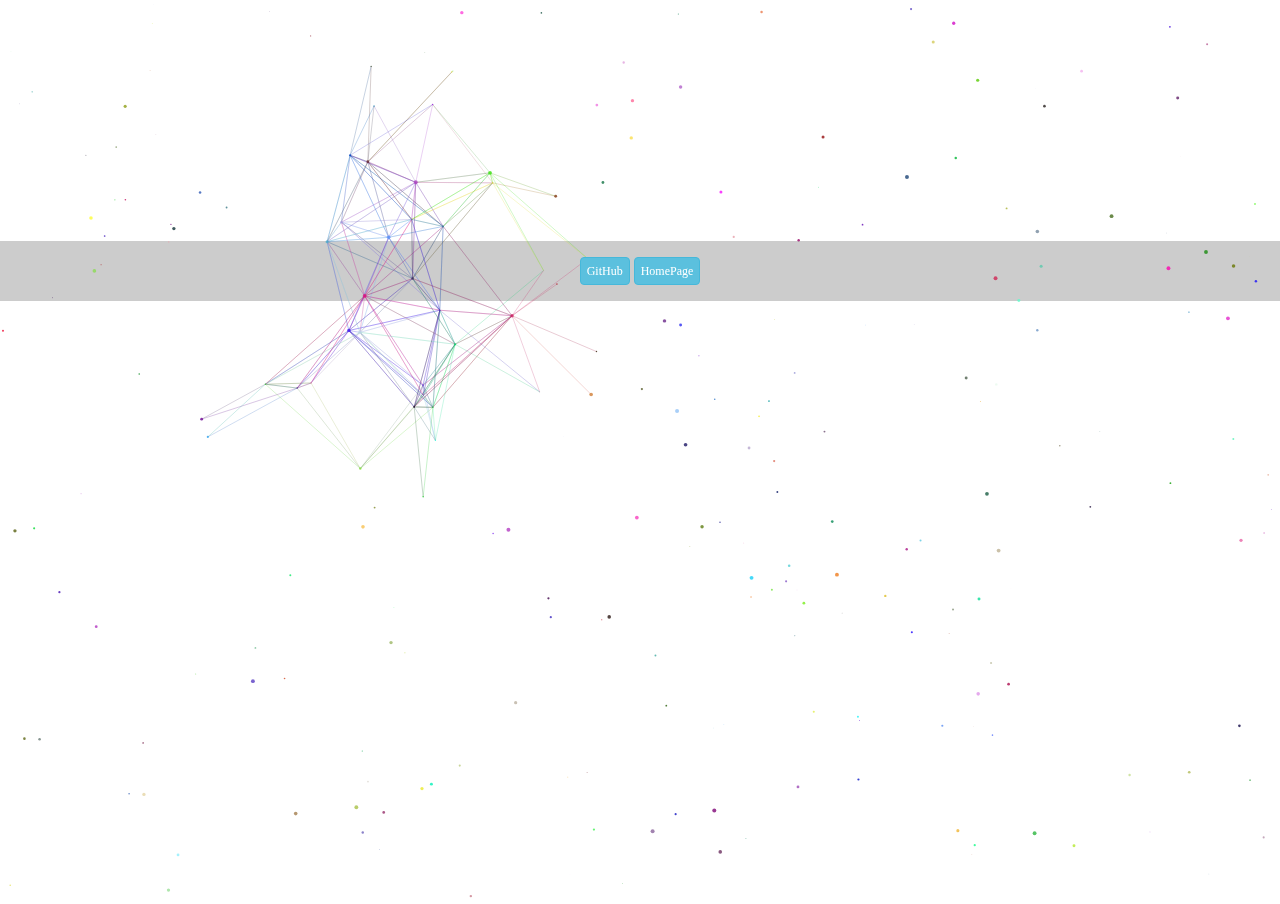
<file: index.html>
<!DOCTYPE html>
<html>
<head>
    <title>yushengyuan</title>
    <meta charset="utf-8">
    <meta name="viewport" content="width=device-width, initial-scale=1">
    <meta http-equiv="X-UA-Compatible" content="IE=edge">
    <style>
      canvas{
        width:100%;height:100vh;
      }
      #maskLayer{
        position: absolute;
        top: 30%;
        margin-top: -30px;
        height: 60px;
        width: 100%;
        background: rgba(0,0,0,.2);
        z-index: -10;
        text-align: center;
      }
      #jump{
        position: absolute;
        top: 30%;
        left: 50%;
        width: 200px;
        margin-left: -100px;
        margin-top: -14px;
        height: 28px;
        text-align: center;
      }
      #jump>a{
        display: inline-block;
        line-height: 26px;
        z-index: 10;
        padding: 0 6px;
        border: 1px solid #46B8DA;
        border-radius: 4px;
        color: #FFF;
        background-color: #5BC0DE; 
        font-size: 12px;
        text-decoration: none;
      }
      #jump>a:hover{
        box-shadow: 0 0 6px #269ABC;
        background-color: #31B0D5;
        border-color: #269ABC;
      }
    </style>
    <script src="js/jquery-1.11.3.min.js"></script>
</head>
<body style="margin:0;overflow:hidden;position:relative">
  <canvas></canvas>
  <section id="maskLayer">
    
  </section>
  <section id="jump">
    <a href="https://github.com/yushengyuan1993">GitHub</a>
    <a href="home.html">HomePage</a>
  </section>
  <script>
      try{
      if (/Android|webOS|iPhone|iPod|BlackBerry/i.test(navigator.userAgent)) {

      }else{
          $(function(){
    var canvas = document.querySelector('canvas'),
        ctx = canvas.getContext('2d')
    canvas.width = window.innerWidth;
    canvas.height = window.innerHeight;
    ctx.lineWidth = .3;
    ctx.strokeStyle = (new Color(150)).style;

    var mousePosition = {
      x: 30 * canvas.width / 100,
      y: 30 * canvas.height / 100
    };

    var dots = {
      nb: 250,
      distance: 100,
      d_radius: 150,
      array: []
    };

    function colorValue(min) {
      return Math.floor(Math.random() * 255 + min);
    }
    
    function createColorStyle(r,g,b) {
      return 'rgba(' + r + ',' + g + ',' + b + ', 0.8)';
    }
    
    function mixComponents(comp1, weight1, comp2, weight2) {
      return (comp1 * weight1 + comp2 * weight2) / (weight1 + weight2);
    }
    
    function averageColorStyles(dot1, dot2) {
      var color1 = dot1.color,
          color2 = dot2.color;
      
      var r = mixComponents(color1.r, dot1.radius, color2.r, dot2.radius),
          g = mixComponents(color1.g, dot1.radius, color2.g, dot2.radius),
          b = mixComponents(color1.b, dot1.radius, color2.b, dot2.radius);
      return createColorStyle(Math.floor(r), Math.floor(g), Math.floor(b));
    }
    
    function Color(min) {
      min = min || 0;
      this.r = colorValue(min);
      this.g = colorValue(min);
      this.b = colorValue(min);
      this.style = createColorStyle(this.r, this.g, this.b);
    }

    function Dot(){
      this.x = Math.random() * canvas.width;
      this.y = Math.random() * canvas.height;

      this.vx = -.5 + Math.random();
      this.vy = -.5 + Math.random();

      this.radius = Math.random() * 2;

      this.color = new Color();
      console.log(this);
    }

    Dot.prototype = {
      draw: function(){
        ctx.beginPath();
        ctx.fillStyle = this.color.style;
        ctx.arc(this.x, this.y, this.radius, 0, Math.PI * 2, false);
        ctx.fill();
      }
    };

    function createDots(){
      for(i = 0; i < dots.nb; i++){
        dots.array.push(new Dot());
      }
    }

    function moveDots() {
      for(i = 0; i < dots.nb; i++){

        var dot = dots.array[i];

        if(dot.y < 0 || dot.y > canvas.height){
          dot.vx = dot.vx;
          dot.vy = - dot.vy;
        }
        else if(dot.x < 0 || dot.x > canvas.width){
          dot.vx = - dot.vx;
          dot.vy = dot.vy;
        }
        dot.x += dot.vx;
        dot.y += dot.vy;
      }
    }

    function connectDots() {
      for(i = 0; i < dots.nb; i++){
        for(j = 0; j < dots.nb; j++){
          i_dot = dots.array[i];
          j_dot = dots.array[j];

          if((i_dot.x - j_dot.x) < dots.distance && (i_dot.y - j_dot.y) < dots.distance && (i_dot.x - j_dot.x) > - dots.distance && (i_dot.y - j_dot.y) > - dots.distance){
            if((i_dot.x - mousePosition.x) < dots.d_radius && (i_dot.y - mousePosition.y) < dots.d_radius && (i_dot.x - mousePosition.x) > - dots.d_radius && (i_dot.y - mousePosition.y) > - dots.d_radius){
              ctx.beginPath();
              ctx.strokeStyle = averageColorStyles(i_dot, j_dot);
              ctx.moveTo(i_dot.x, i_dot.y);
              ctx.lineTo(j_dot.x, j_dot.y);
              ctx.stroke();
              ctx.closePath();
            }
          }
        }
      }
    }

    function drawDots() {
      for(i = 0; i < dots.nb; i++){
        var dot = dots.array[i];
        dot.draw();
      }
    }

    function animateDots() {
      ctx.clearRect(0, 0, canvas.width, canvas.height);
      moveDots();
      connectDots();
      drawDots();

      requestAnimationFrame(animateDots);	
    }

    $('canvas').on('mousemove', function(e){
      mousePosition.x = e.pageX;
      mousePosition.y = e.pageY;
    });

    $('canvas').on('mouseleave', function(e){
      mousePosition.x = canvas.width / 2;
      mousePosition.y = canvas.height / 2;
    });

    createDots();
    requestAnimationFrame(animateDots);	
  });
      }
  }catch(e){}
  </script>
</body
></html>
</file>
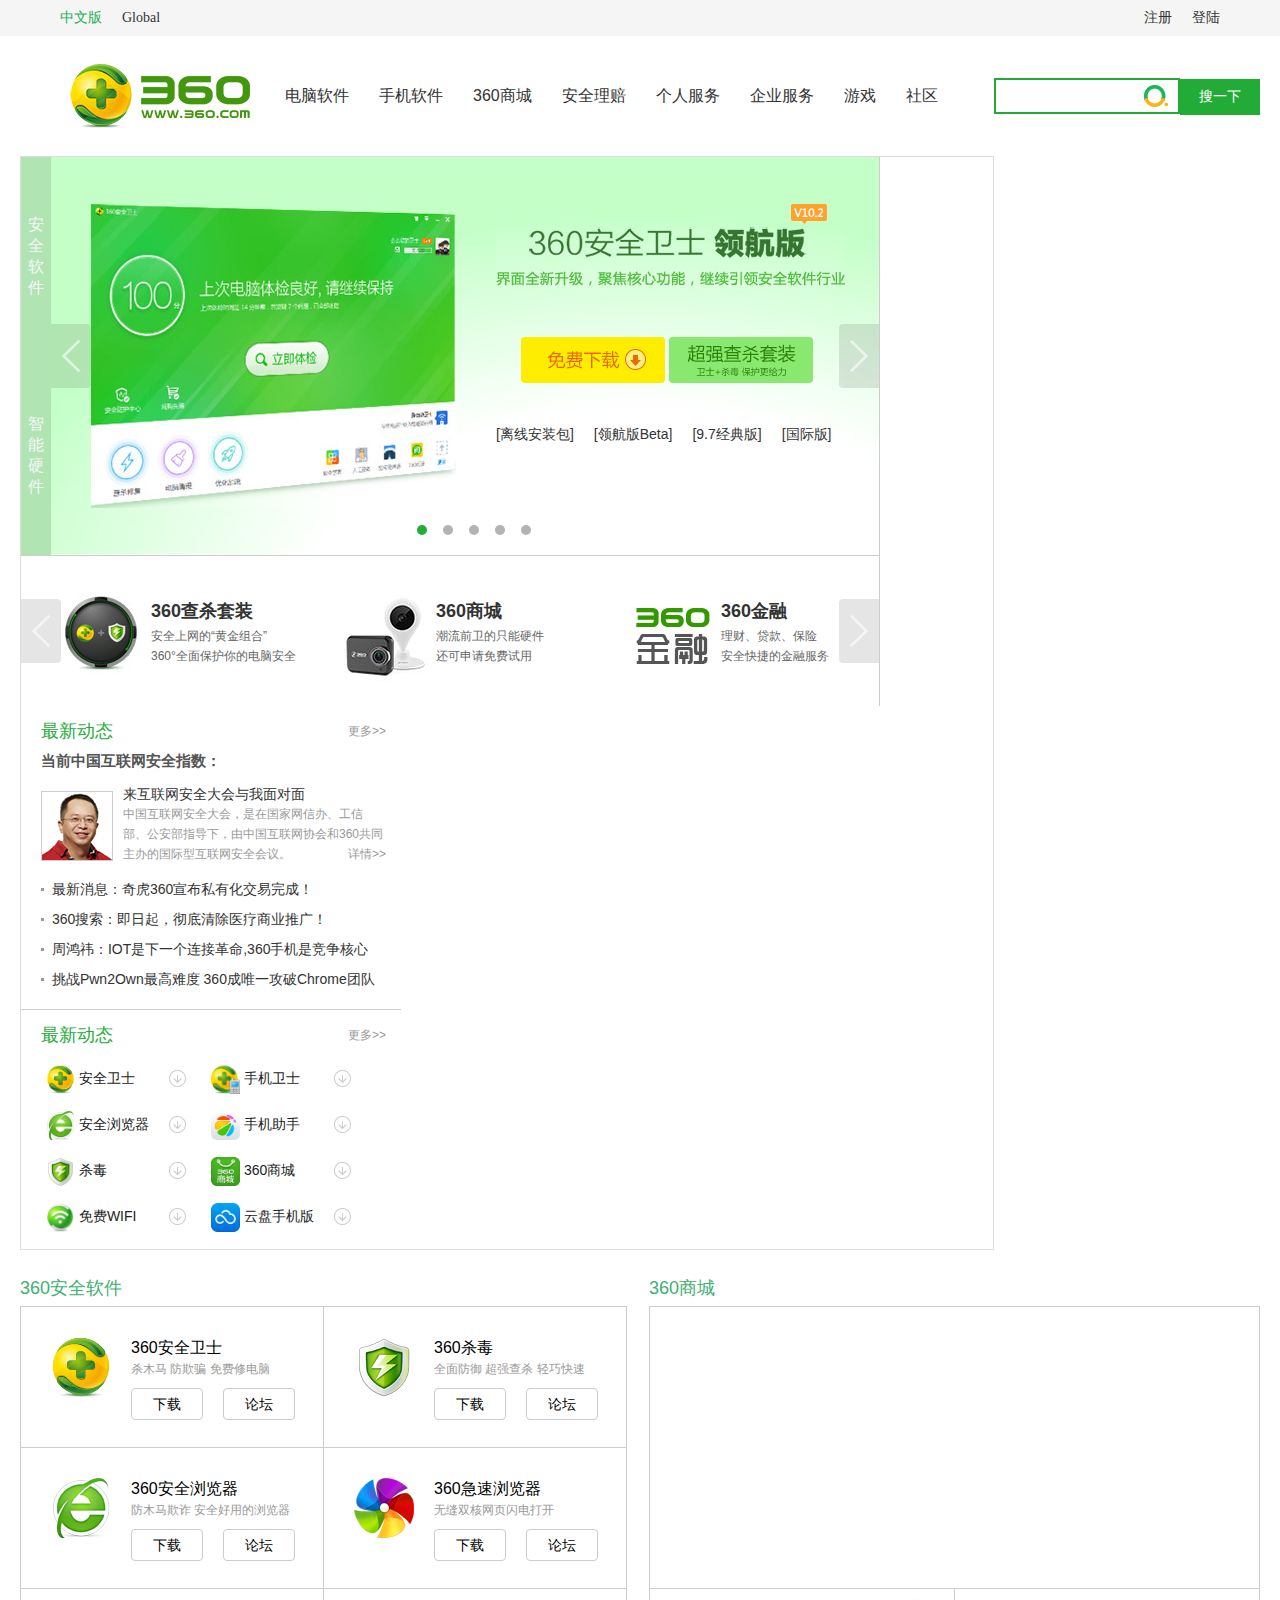
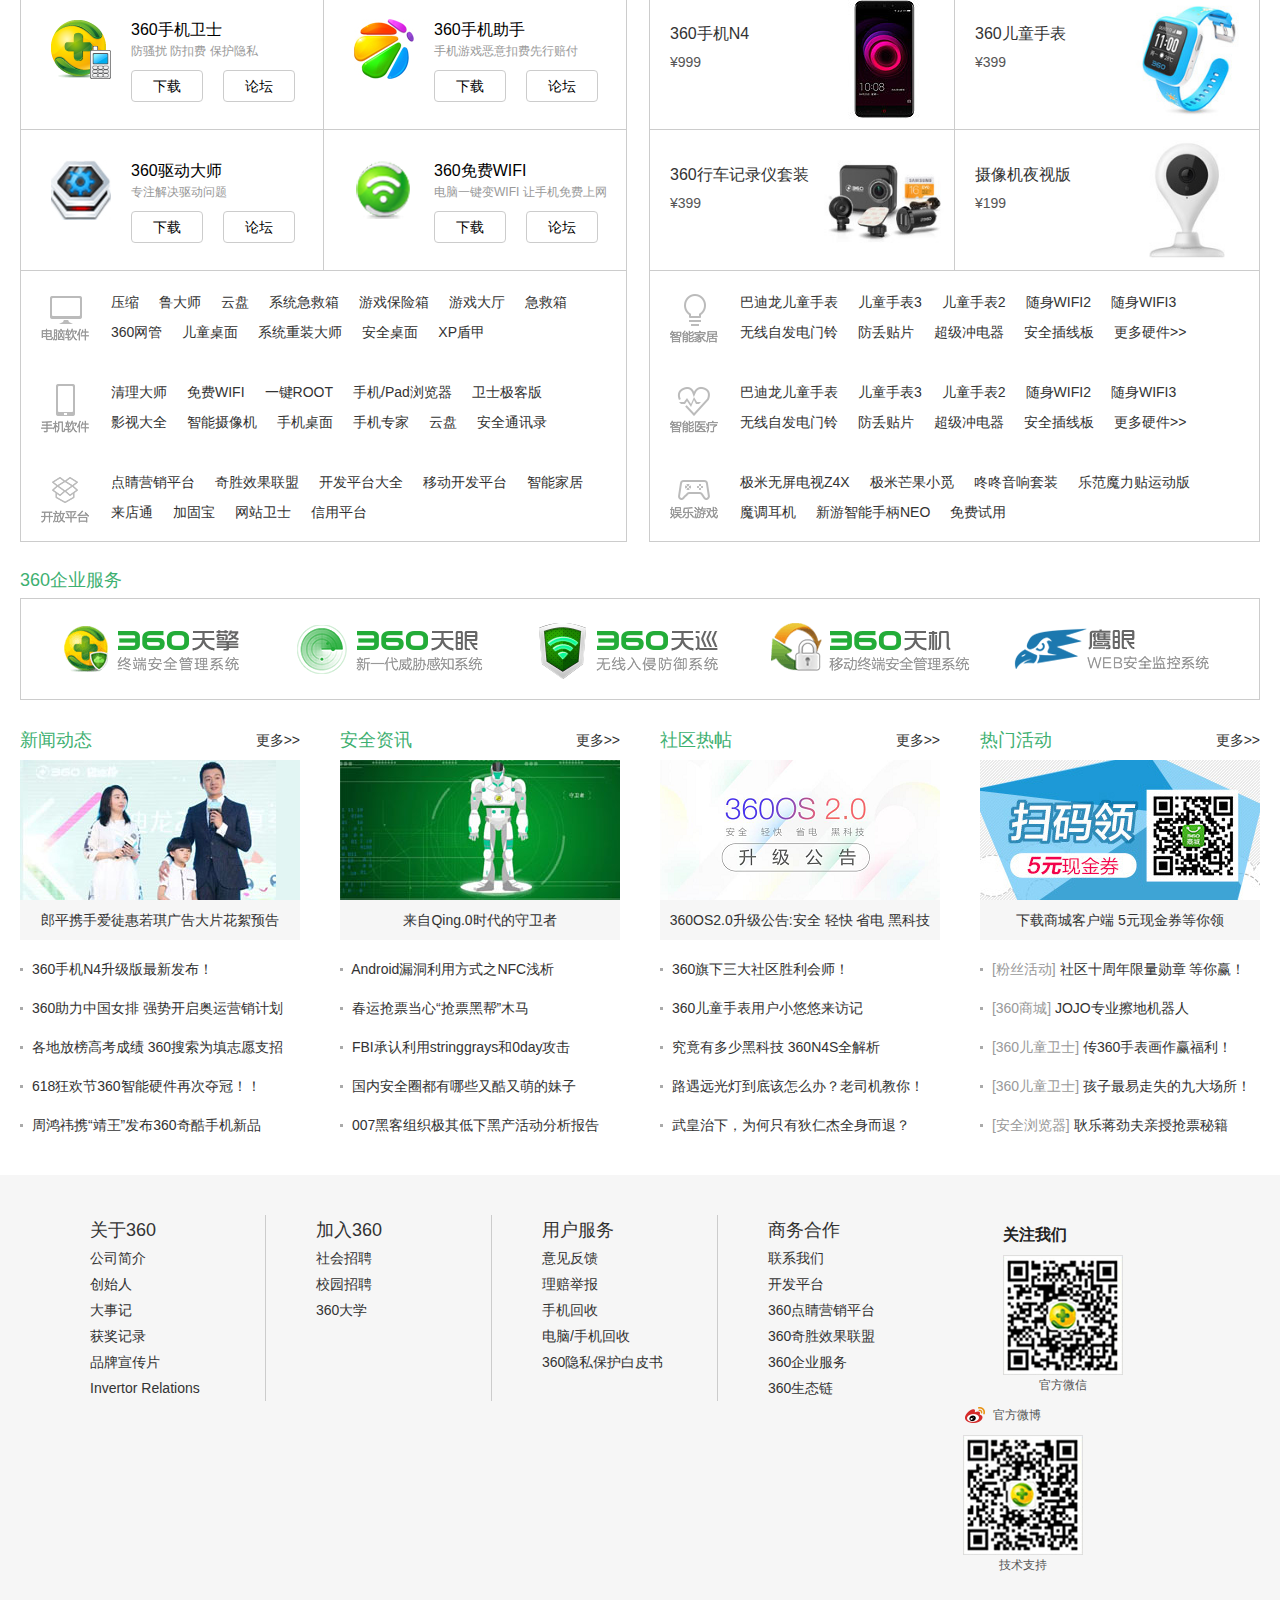
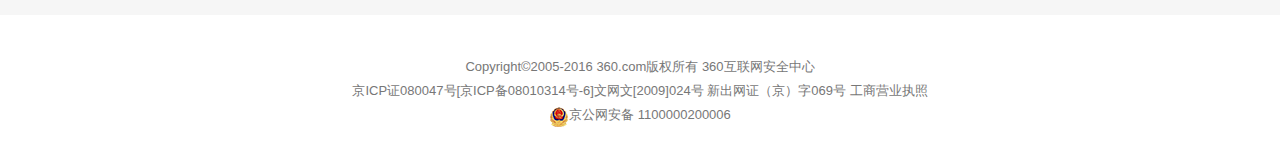
<file: 360.html>
<!DOCTYPE html>
<html lang="en">
<head>
	<meta charset="UTF-8">
	<title>360</title>
	<link rel="shortcut icon" href="images/360/bitbug_favicon.ico" >
	<link rel="stylesheet" type="text/css" href="css/360.css">
</head>
<body>
	<!-- 页面主体 -->
	<div id="wrap">
		<!-- header头部部分 -->
		<header id="header">
			<p>
				<ul class="header_ul_l">
					<li><a class="current" href="#">中文版</a></li>
					<li><a href="#">Global</a></li>
				</ul>
				<ul class="header_ul_r">
					<li><a class="current" href="#">登陆</a></li>
					<li><a href="#">注册</a></li>
				</ul>
			</p>
		</header>
		<!-- nav导航部分 -->
		<nav id="nav">
			<p>
				<a href="#"><img src="images/360/logo.png"></a>
			</p>
			<div id="main_nav">
				<ul>
					<li><a href="#">电脑软件</a></li>
					<li><a href="#">手机软件</a></li>
					<li><a href="#">360商城</a></li>
					<li><a href="#">安全理赔</a></li>
					<li><a href="#">个人服务</a></li>
					<li><a href="#">企业服务</a></li>
					<li><a href="#">游戏</a></li>
					<li><a href="#">社区</a></li>
				</ul>
			</div>
			<div id="search">
				<input type="text">
				<button>搜一下</button>
			</div>
		</nav>
		<!-- section 内容部分 -->
		<section id="section">
			<!-- 页面上方banner -->
			<div id="banner">
				<div id="banner_l">
					<div id="banner_lt">
						<a class="a1" href="#"></a>
						<a class="a2" href="#"></a>
						<div class="main1">
							<a href="#" class="span1">安全软件</a>
							<a href="#" class="span2">智能硬件</a>
						</div>
						<div class="pic">
							<img class="img1" src="images/360/mainbanner/t01f4935a14c479510a.jpg">
							<img class="img2" src="images/360/mainbanner/t016e3cf027a21a93b0.jpg">
							<img class="img3" src="images/360/mainbanner/t017a45edcae5786988.png">
						</div>
						<div class="btn">
							<input class="btn1" type="button">
							<input class="btn2" type="button">
						</div>
						<ul class="ver">
							<li><a href="#">[离线安装包]</a></li>
							<li><a href="#">[领航版Beta]</a></li>
							<li><a href="#">[9.7经典版]</a></li>
							<li><a href="#">[国际版]</a></li>
						</ul>						
						<!-- banner的导航圆点 -->
						<ul class="nav_dot">
							<li class="current"><a href="#"></a></li>
							<li><a href="#"></a></li>
							<li><a href="#"></a></li>
							<li><a href="#"></a></li>
							<li><a href="#"></a></li>
						</ul>
					</div>
					<!-- 左下侧banner -->
					<div id="banner_lb">
						<a href="#" class="a1"></a>
						<a href="#" class="a2"></a>
						<dl>
							<dt>
								<a href="#"><img src="images/360/subbanner/t01d42a9f3b7887e90f.jpg"></a>
							</dt>
							<dd>
								<p class="p1"><a href="#">360查杀套装</a></p>
								<p>安全上网的“黄金组合”</p>
								<p>360°全面保护你的电脑安全</p>
							</dd>
						</dl>
						<dl>
							<dt>
								<a href="#"><img src="images/360/subbanner/t01b6ba8c3ce054a796.jpg"></a>
							</dt>
							<dd>
								<p class="p1"><a href="#">360商城</a></p>
								<p>潮流前卫的只能硬件</p>
								<p>还可申请免费试用</p>
							</dd>
						</dl>
						<dl>
							<dt>
								<a href="#"><img src="images/360/subbanner/t015b14b634064941e4.png"></a>
							</dt>
							<dd>
								<p class="p1"><a href="#">360金融</a></p>
								<p>理财、贷款、保险</p>
								<p>安全快捷的金融服务</p>
							</dd>
						</dl>
					</div>
				</div>
				<div id="banner_r">
					<!-- 右上侧banner -->
					<div id="banner_rt">
						<p><span>最新动态</span>
							<a href="#">更多&gt;&gt;</a>
						</p>
						<h3>
							当前中国互联网安全指数：
						</h3>
						<div class="rate">
							<dl>
								<dt>
									<img src="images/360/t01ca40ae7b126b0242.png">
								</dt>
								<dd>
									<h4>来互联网安全大会与我面对面</h4>
									<p>中国互联网安全大会，是在国家网信办、工信部、公安部指导下，由中国互联网协会和360共同主办的国际型互联网安全会议。<a href="#">详情&gt;&gt;</a></p>
								</dd>
							</dl>
						</div>
						<div class="news">
							<ul>
								<li>
									<b></b>
									<a href="#">最新消息：奇虎360宣布私有化交易完成！</a>
								</li>
								<li>
									<b></b>
									<a href="#">360搜索：即日起，彻底清除医疗商业推广！</a>
								</li>
								<li>
									<b></b>
									<a href="#">周鸿祎：IOT是下一个连接革命,360手机是竞争核心</a>
								</li>
								<li>
									<b></b>
									<a href="#">挑战Pwn2Own最高难度 360成唯一攻破Chrome团队</a>
								</li>
							</ul>
						</div>
					</div>
					<!-- 右下侧banner -->
					<div id="banner_rb">
						<p>
							<span>最新动态</span>
							<a href="#">更多&gt;&gt;</a>
						</p>
						<div>
							<ul>
								<li>
									<a href="#"><img class="icon" src="images/360/download/p_weishi.png"></a>
									<a href="#">安全卫士</a>
									<a class="gif" href="#"></a>
								</li>
								<li>
									<img class="icon" src="images/360/download/se_60.png">
									<a href="#">安全浏览器</a>
									<a class="gif" href="#"></a>
								</li>
								<li>
									<img class="icon" src="images/360/download/sd_60.png">
									<a href="#">杀毒</a>
									<a class="gif" href="#"></a>
								</li>
								<li>
									<img class="icon" src="images/360/download/wifi.png">
									<a href="#">免费WIFI</a>
									<a class="gif" href="#"></a>
								</li>
							</ul>
							<ul>
								<li>
									<img class="icon" src="images/360/download/MobileSafe_60.png">
									<a href="#">手机卫士</a>
									<a class="gif" href="#"></a>
								</li>
								<li>
									<img class="icon" src="images/360/download/soft.png">
									<a href="#">手机助手</a>
									<a class="gif" href="#"></a>
								</li>
								<li>
									<img class="icon" src="images/360/download/market.png">
									<a href="#">360商城</a>
									<a class="gif" href="#"></a>
								</li>
								<li>
									<img class="icon" src="images/360/download/360yun.png">
									<a href="#">云盘手机版</a>
									<a class="gif" href="#"></a>
								</li>
							</ul>
						</div>
					</div>
				</div>
			</div>
			<!-- 360安全软件&360商城 -->
			<div id="product">
				<div id="software">
					<h2><a href="#">360安全软件</a></h2>
					<ul>
						<li>
							<a href="#"><img src="images/360/download/weishi_60.png"></a>
							<div>
								<h3><a href="#">360安全卫士</a></h3>
								<p>杀木马 防欺骗 免费修电脑</p>
								<a href="#">下载</a><a href="#">论坛</a>
							</div>
						</li>
						<li>
							<a href="#"><img src="images/360/download/sd_60.png"></a>
							<div>
								<h3><a href="#">360杀毒</a></h3>
								<p>全面防御 超强查杀 轻巧快速</p>
								<a href="#">下载</a><a href="#">论坛</a>
							</div>
						</li>
						<li>
							<a href="#"><img src="images/360/download/se_60.png"></a>
							<div>
								<h3><a href="#">360安全浏览器</a></h3>
								<p>防木马欺诈 安全好用的浏览器</p>
								<a href="#">下载</a><a href="#">论坛</a>
							</div>
						</li>
						<li>
							<a href="#"><img src="images/360/download/software_03.jpg"></a>
							<div>
								<h3><a href="#">360急速浏览器</a></h3>
								<p>无缝双核网页闪电打开</p>
								<a href="#">下载</a><a href="#">论坛</a>
							</div>
						</li>
						<li>
							<a href="#"><img src="images/360/download/MobileSafe_60.png"></a>
							<div>
								<h3><a href="#">360手机卫士</a></h3>
								<p>防骚扰 防扣费 保护隐私</p>
								<a href="#">下载</a><a href="#">论坛</a>
							</div>
						</li>
						<li>
							<a href="#"><img src="images/360/download/software_06.jpg"></a>
							<div>
								<h3><a href="#">360手机助手</a></h3>
								<p>手机游戏恶意扣费先行赔付</p>
								<a href="#">下载</a><a href="#">论坛</a>
							</div>
						</li>
						<li>
							<a href="#"><img src="images/360/download/software_09.jpg"></a>
							<div>
								<h3><a href="#">360驱动大师</a></h3>
								<p>专注解决驱动问题</p>
								<a href="#">下载</a><a href="#">论坛</a>
							</div>
						</li>
						<li>
							<a href="#"><img src="images/360/download/wifi.png"></a>
							<div>
								<h3><a href="#">360免费WIFI</a></h3>
								<p>电脑一键变WIFI 让手机免费上网</p>
								<a href="#">下载</a><a href="#">论坛</a>
							</div>
						</li>
					</ul>
					<div id="software_list">
						<div class="list_1">
							<span></span>
							<ul>
								<li><a href="#">压缩</a></li>
								<li><a href="#">鲁大师</a></li>
								<li><a href="#">云盘</a></li>
								<li><a href="#">系统急救箱</a></li>
								<li><a href="#">游戏保险箱</a></li>
								<li><a href="#">游戏大厅</a></li>
								<li><a href="#">急救箱</a></li>
								<li><a href="#">360网管</a></li>
								<li><a href="#">儿童桌面</a></li>
								<li><a href="#">系统重装大师</a></li>
								<li><a href="#">安全桌面</a></li>
								<li><a href="#">XP盾甲</a></li>
							</ul>
						</div>
						<div class="list_2">
							<span></span>
							<ul>
								<li><a href="#">清理大师</a></li>
								<li><a href="#">免费WIFI</a></li>
								<li><a href="#">一键ROOT</a></li>
								<li><a href="#">手机/Pad浏览器</a></li>
								<li><a href="#">卫士极客版</a></li>
								<li><a href="#">影视大全</a></li>
								<li><a href="#">智能摄像机</a></li>
								<li><a href="#">手机桌面</a></li>
								<li><a href="#">手机专家</a></li>
								<li><a href="#">云盘</a></li>
								<li><a href="#">安全通讯录</a></li>
							</ul>
						</div>
						<div class="list_3">
							<span></span>
							<ul>
								<li><a href="#">点睛营销平台</a></li>
								<li><a href="#">奇胜效果联盟</a></li>
								<li><a href="#">开发平台大全</a></li>
								<li><a href="#">移动开发平台</a></li>
								<li><a href="#">智能家居</a></li>
								<li><a href="#">来店通</a></li>
								<li><a href="#">加固宝</a></li>
								<li><a href="#">网站卫士</a></li>
								<li><a href="#">信用平台</a></li>
							</ul>
						</div>
					</div>
				</div>
				<div id="mall">
					<h2><a href="#">360商城</a></h2>
					<div class="speakers">
						<a href="#">
							
						</a>
					</div>
					<ul>
						<li>
							<a href="#"><img src="images/360/mall/t01f49aba04d37d2e6b.jpg"></a>
							<div>
								<p><a href="#">360手机N4</a></p>
								<span>&yen;999</span>
							</div>
						</li>
						<li class="none">
							<a href="#"><img src="images/360/mall/etws.jpg"></a>
							<div>
								<p><a href="#">360儿童手表</a></p>
								<span>&yen;399</span>
							</div>
						</li>
						<li>
							<a href="#"><img src="images/360/mall/t01bf860bc7ad3378ab.jpg"></a>
							<div>
								<p><a href="#">360行车记录仪套装</a></p>
								<span>&yen;399</span>
							</div>
						</li>
						<li class="none">
							<a href="#"><img src="images/360/mall/t0100138b1764c0dfa0.jpg"></a>
							<div>
								<p><a href="#">摄像机夜视版</a></p>
								<span>&yen;199</span>
							</div>
						</li>
					</ul>
					<div class="cellphone"></div>
					<div id="mall_list">
						<div class="list_1">
							<span></span>
							<ul>
								<li><a href="#">巴迪龙儿童手表</a></li>
								<li><a href="#">儿童手表3</a></li>
								<li><a href="#">儿童手表2</a></li>
								<li><a href="#">随身WIFI2</a></li>
								<li><a href="#">随身WIFI3</a></li>
								<li><a href="#">无线自发电门铃</a></li>
								<li><a href="#">防丢贴片</a></li>
								<li><a href="#">超级冲电器</a></li>
								<li><a href="#">安全插线板</a></li>
								<li><a href="#">更多硬件&gt;&gt;</a></li>
							</ul>
						</div>
						<div class="list_2">
							<span></span>
							<ul>
								<li><a href="#">巴迪龙儿童手表</a></li>
								<li><a href="#">儿童手表3</a></li>
								<li><a href="#">儿童手表2</a></li>
								<li><a href="#">随身WIFI2</a></li>
								<li><a href="#">随身WIFI3</a></li>
								<li><a href="#">无线自发电门铃</a></li>
								<li><a href="#">防丢贴片</a></li>
								<li><a href="#">超级冲电器</a></li>
								<li><a href="#">安全插线板</a></li>
								<li><a href="#">更多硬件&gt;&gt;</a></li>
							</ul>
						</div>
						<div class="list_3">
							<span></span>
							<ul>
								<li><a href="#">极米无屏电视Z4X</a></li>
								<li><a href="#">极米芒果小觅</a></li>
								<li><a href="#">咚咚音响套装</a></li>
								<li><a href="#">乐范魔力贴运动版</a></li>
								<li><a href="#">魔调耳机</a></li>
								<li><a href="#">新游智能手柄NEO</a></li>
								<li><a href="#">免费试用</a></li>
							</ul>
						</div>
					</div>
				</div>
			</div>
			<!-- 360企业服务 -->
			<div id="company">
				<h2><a href="#">360企业服务</a></h2>
				<div class="service">
					<ul>
						<li>
							<a href="#">
								<img src="images/360/service/t01f29964a87aaf5097.png">
							</a>
						</li>
						<li>
							<a href="#">
								<img src="images/360/service/t014f381009d3705b10.png">
							</a>
						</li>
						<li>
							<a href="#">
								<img src="images/360/service/t0150ff6c01204823b6.png">
							</a>
						</li>
						<li>
							<a href="#">
								<img src="images/360/service/t0155e6251d1fee3d53.png">
							</a>
						</li>
						<li>
							<a href="#">
								<img src="images/360/service/1yy.png">
							</a>
						</li>
					</ul>
				</div>
			</div>
			<!-- 新闻动态 安全资讯 社区热帖 热门活动 -->
			<div id="hot">
				<ul>
					<li>
						<p>
							<a class="a1" href="#">新闻动态</a>
							<a class="a2" href="#">更多&gt;&gt;</a>
						</p>
					</li>
					<li class="pic">
						<a href="#"><img src="images/360/news/jjj_02.jpg"></a>
						<p>
							<a href="#">郎平携手爱徒惠若琪广告大片花絮预告</a>
						</p>
					</li>
					<li class="point">
						<b></b>
						<a href="#">360手机N4升级版最新发布！</a>
					</li>
					<li class="point">
						<b></b>
						<a href="#">360助力中国女排 强势开启奥运营销计划</a>
					</li>
					<li class="point">
						<b></b>
						<a href="#">各地放榜高考成绩 360搜索为填志愿支招</a>
					</li>
					<li class="point">
						<b></b>
						<a href="#">618狂欢节360智能硬件再次夺冠！！</a>
					</li>
					<li class="point">
						<b></b>
						<a href="#">周鸿祎携“靖王”发布360奇酷手机新品</a>
					</li>
				</ul>
				<ul>
					<li>
						<p>
							<a class="a1" href="#">安全资讯</a>
							<a class="a2" href="#">更多&gt;&gt;</a>
						</p>
					</li>
					<li class="pic">
						<a href="#"><img src="images/360/news/qing.jpg.jpg"></a>
						<p>
							<a href="#">来自Qing.0时代的守卫者</a>
						</p>
					</li>
					<li class="point">
						<b></b>
						<a href="#">Android漏洞利用方式之NFC浅析</a>
					</li>
					<li class="point">
						<b></b>
						<a href="#">春运抢票当心“抢票黑帮”木马</a>
					</li>
					<li class="point">
						<b></b>
						<a href="#">FBI承认利用stringgrays和0day攻击</a>
					</li>
					<li class="point">
						<b></b>
						<a href="#">国内安全圈都有哪些又酷又萌的妹子</a>
					</li>
					<li class="point">
						<b></b>
						<a href="#">007黑客组织极其低下黑产活动分析报告</a>
					</li>
				</ul>
				<ul>
					<li>
						<p>
							<a class="a1" href="#">社区热帖</a>
							<a class="a2" href="#">更多&gt;&gt;</a>
						</p>
					</li>
					<li class="pic">
						<a href="#"><img src="images/360/news/360OS2.0.png"></a>
						<p>
							<a href="#">360OS2.0升级公告:安全 轻快 省电 黑科技</a>
						</p>
					</li>
					<li class="point">
						<b></b>
						<a href="#">360旗下三大社区胜利会师！</a>
					</li>
					<li class="point">
						<b></b>
						<a href="#">360儿童手表用户小悠悠来访记</a>
					</li>
					<li class="point">
						<b></b>
						<a href="#">究竟有多少黑科技 360N4S全解析</a>
					</li>
					<li class="point">
						<b></b>
						<a href="#">路遇远光灯到底该怎么办？老司机教你！</a>
					</li>
					<li class="point">
						<b></b>
						<a href="#">武皇治下，为何只有狄仁杰全身而退？</a>
					</li>
				</ul>
				<ul>
					<li>
						<p>
							<a class="a1" href="#">热门活动</a>
							<a class="a2" href="#">更多&gt;&gt;</a>
						</p>
					</li>
					<li class="pic">
						<a href="#"><img src="images/360/news/erweima_02.jpg"></a>
						<p>
							<a href="#">下载商城客户端 5元现金券等你领</a>
						</p>
					</li>
					<li class="point">
						<b></b>
						<span>[粉丝活动]</span>
						<a href="#">社区十周年限量勋章 等你赢！</a>
					</li>
					<li class="point">
						<b></b>
						<span>[360商城]</span>
						<a href="#">JOJO专业擦地机器人</a>
					</li>
					<li class="point">
						<b></b>
						<span>[360儿童卫士]</span>
						<a href="#">传360手表画作赢福利！</a>
					</li>
					<li class="point">
						<b></b>
						<span>[360儿童卫士]</span>
						<a href="#">孩子最易走失的九大场所！</a>
					</li>
					<li class="point">
						<b></b>
						<span>[安全浏览器]</span>
						<a href="#">耿乐蒋劲夫亲授抢票秘籍</a>
					</li>
				</ul>
			</div>
		</section>
		<!-- footer部分 -->
		<footer id="footer">
			<ul>
				<li>关于360</li>
				<li><a href="#">公司简介</a></li>
				<li><a href="#">创始人</a></li>
				<li><a href="#">大事记</a></li>
				<li><a href="#">获奖记录</a></li>
				<li><a href="#">品牌宣传片</a></li>
				<li><a href="#">Invertor Relations</a></li>
			</ul>
			<ul>
				<li>加入360</li>
				<li><a href="#">社会招聘</a></li>
				<li><a href="#">校园招聘</a></li>
				<li><a href="#">360大学</a></li>
			</ul>
			<ul>
				<li>用户服务</li>
				<li><a href="#">意见反馈</a></li>
				<li><a href="#">理赔举报</a></li>
				<li><a href="#">手机回收</a></li>
				<li><a href="#">电脑/手机回收</a></li>
				<li><a href="#">360隐私保护白皮书</a></li>
			</ul>
			<ul>
				<li>商务合作</li>
				<li><a href="#">联系我们</a></li>
				<li><a href="#">开发平台</a></li>
				<li><a href="#">360点睛营销平台</a></li>
				<li><a href="#">360奇胜效果联盟</a></li>
				<li><a href="#">360企业服务</a></li>
				<li><a href="#">360生态链</a></li>
			</ul>
			<div class="focus">
				<p><b>关注我们</b></p>
				<dl>
					<dt><img src="images/360/360.png"></dt>
					<dd>官方微信</dd>
				</dl>
			</div>
			<div class="blog">
				<p><b></b><span>官方微博</span></p>
				<dl>
					<dt><img src="images/360/blog.png"></dt>
					<dd>技术支持</dd>
				</dl>
			</div>
		</footer>
		<!-- 版权信息 -->
		<div id="copy">
			<p>
				Copyright&copy;2005-2016 <a href="#">360.com</a>版权所有 <a href="#">360互联网安全中心</a>
			</p>
			<p>
				京ICP证080047号[京ICP备08010314号-6]文网文[2009]024号 新出网证（京）字069号 <a href="#">工商营业执照</a>
			</p>
			<p>
				<img src="images/360/police.png">京公网安备 1100000200006
			</p>
		</div>
	</div>
</body>
</html>
</file>
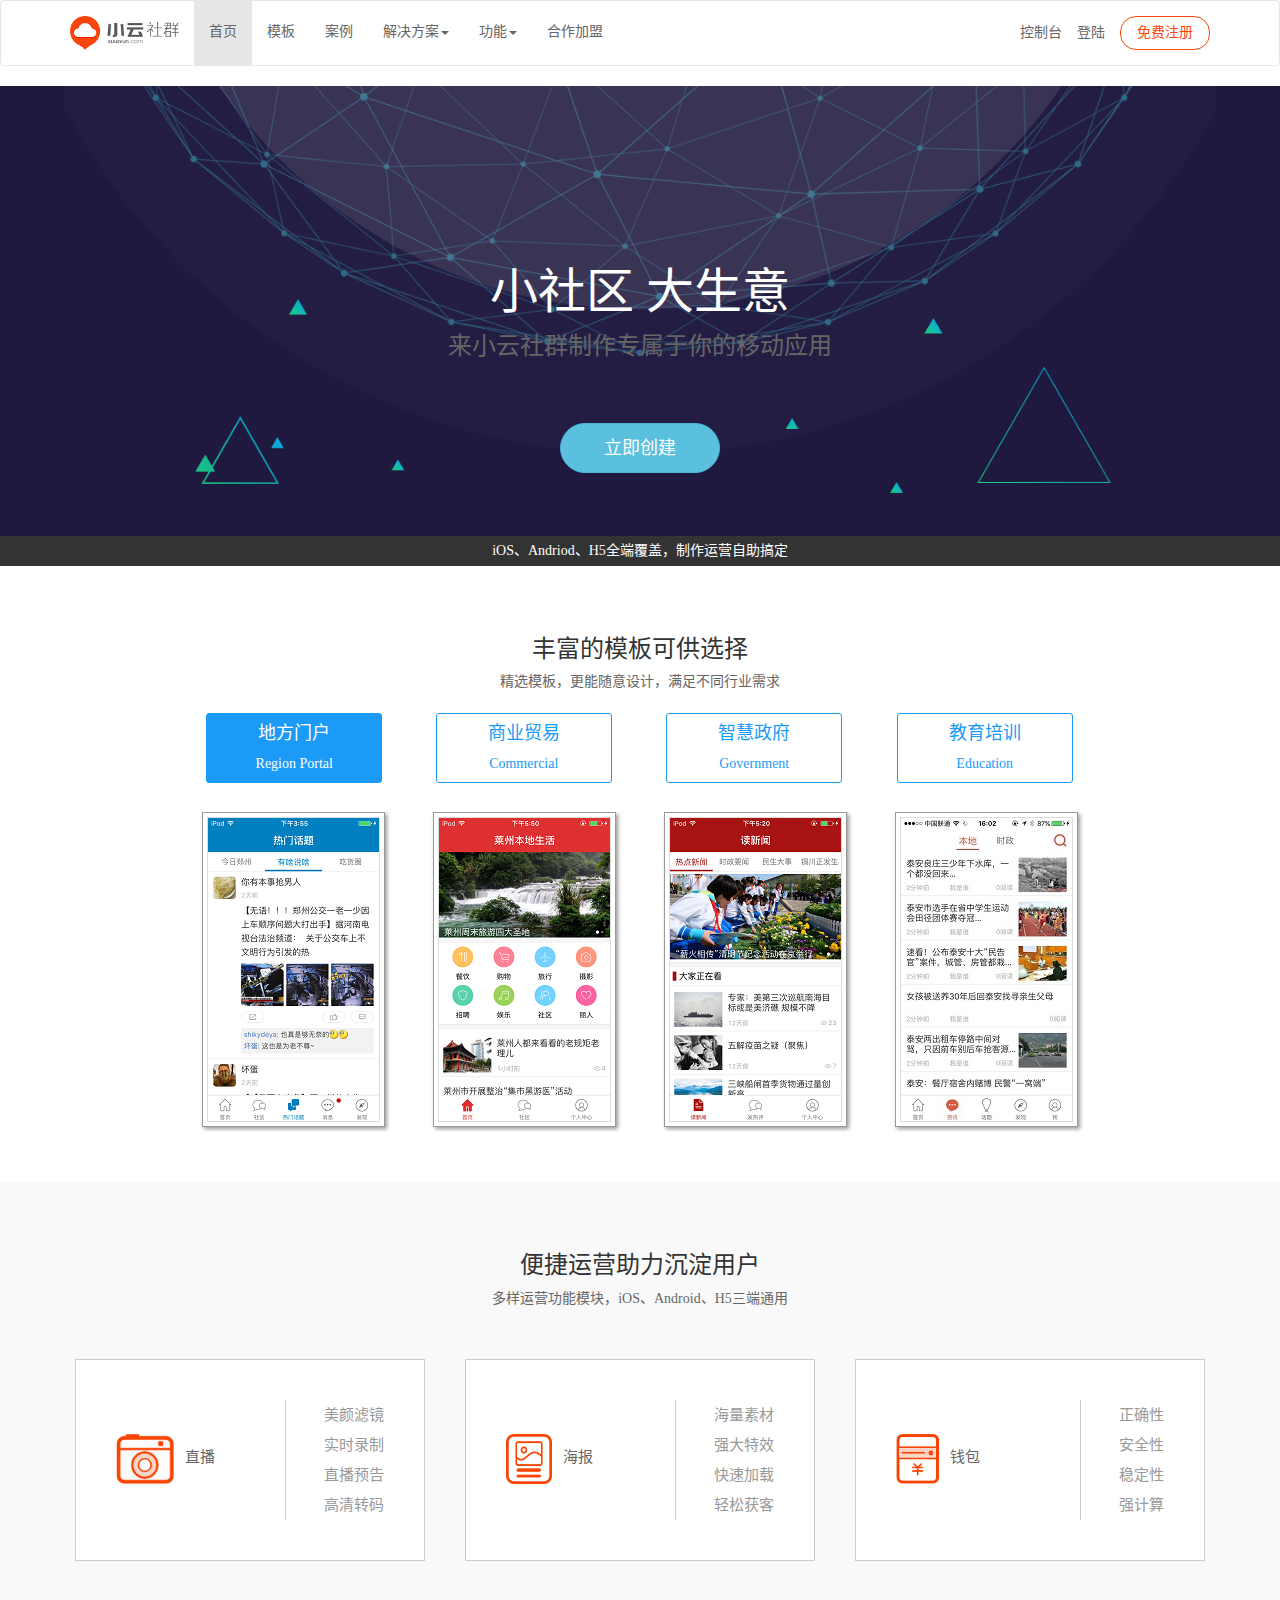
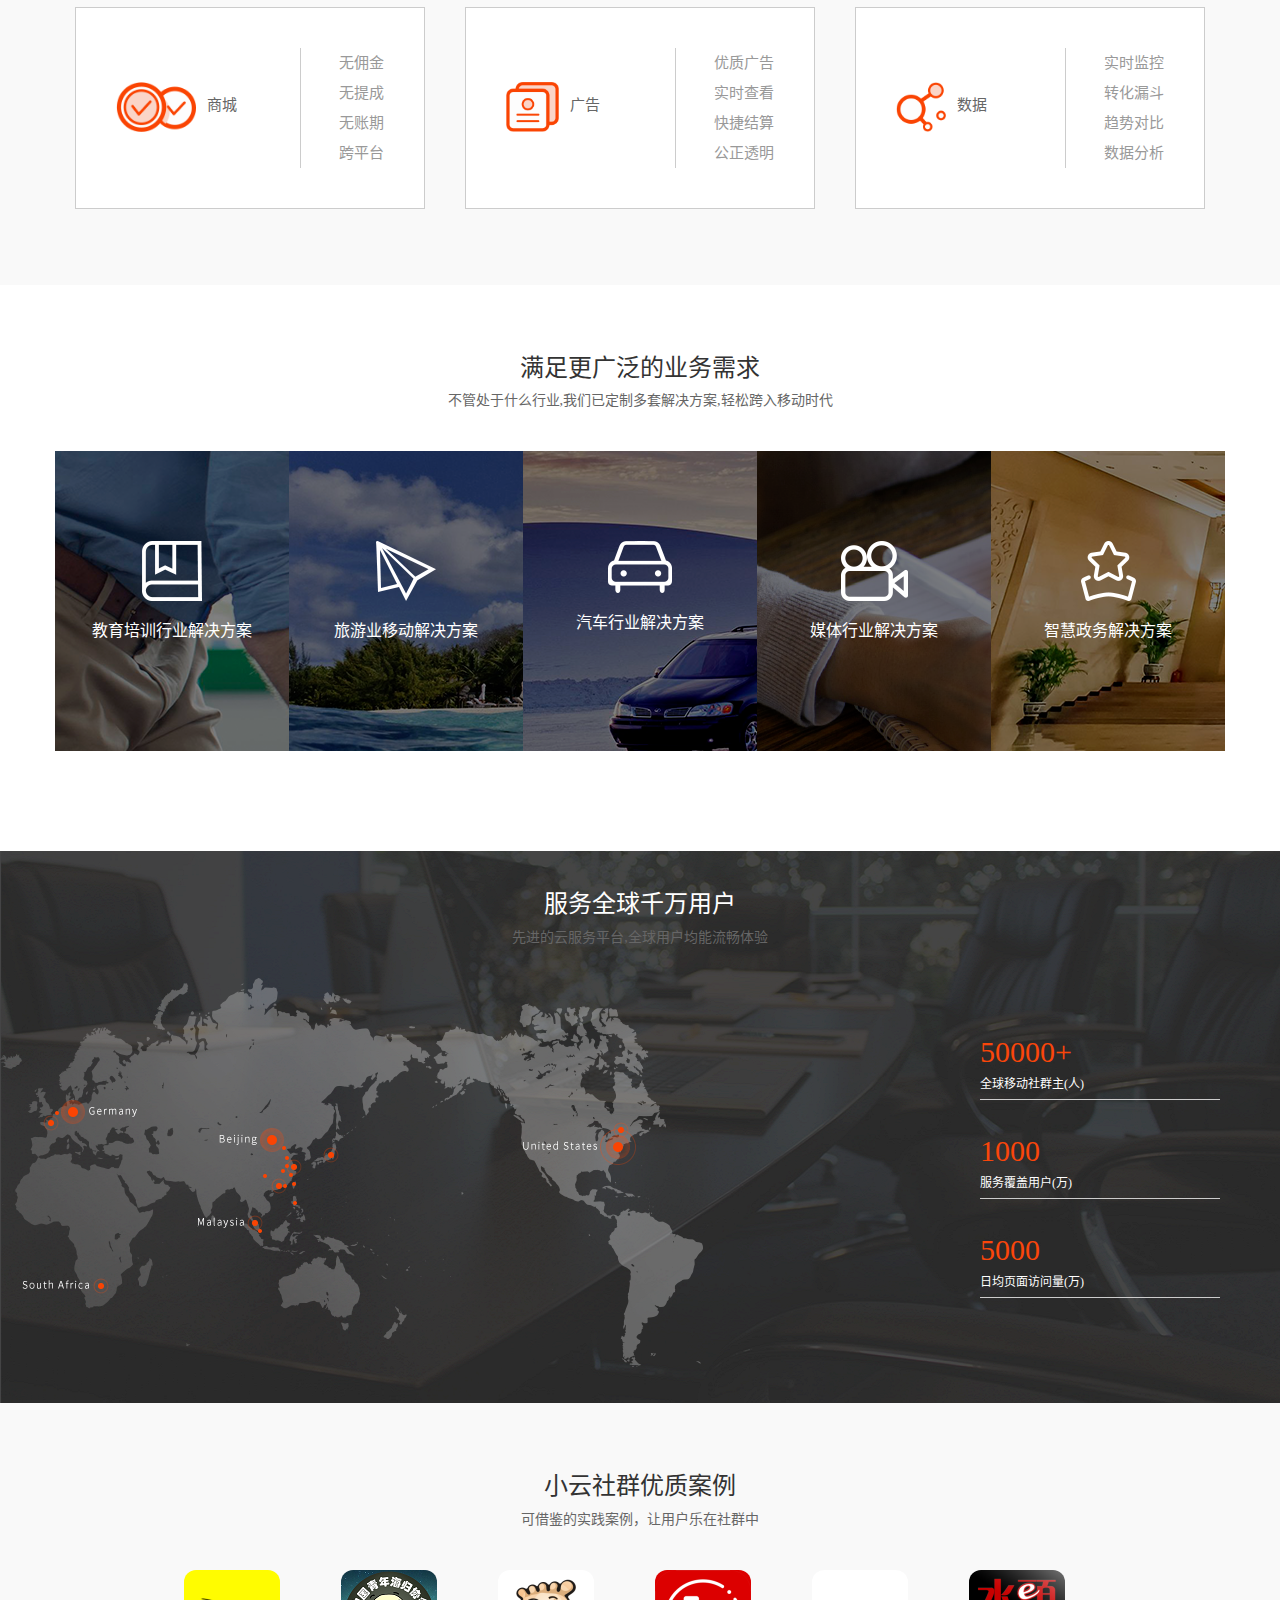
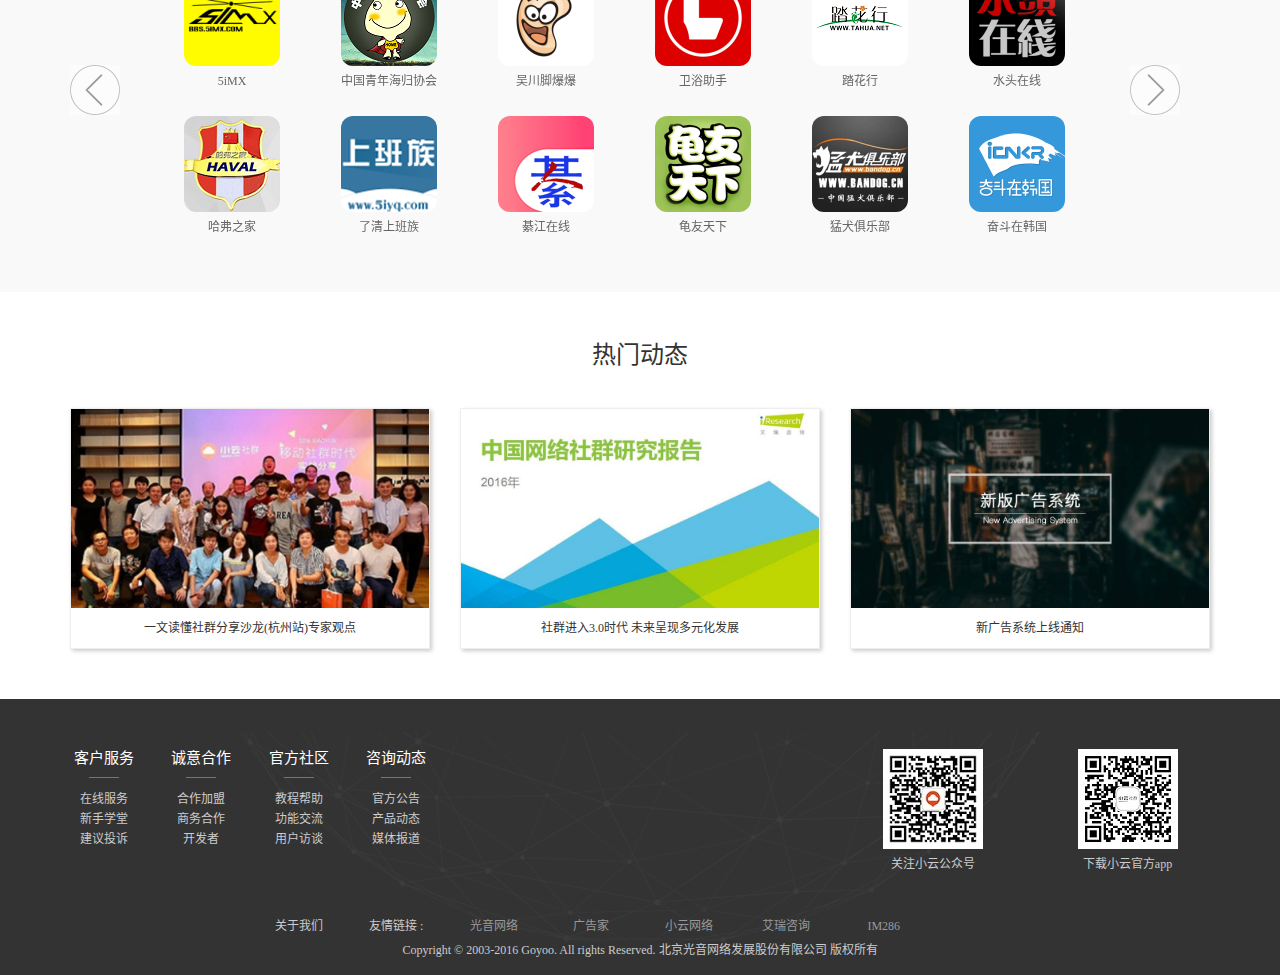
<file: cloud.html>
<!DOCTYPE html>
<html lang="zh-cn">
<head>
  <meta charset="utf-8">
  <meta name="viewport" content="width=device-width, initial-scale=1">
  <meta http-equiv="X-UA-Compatible" content="IE=edge">
  <link rel="shortcut icon" href="images/cloud/cloud.ico">
  <link rel="stylesheet" href="css/bootstrap.css">
  <link rel="stylesheet" href="css/cloud.css">
  <!--[if lt IE 9]>
  <script src="js/html5shiv.min.js"></script>
  <script src="js/respond.min.js"></script>
  <![endif]-->
  <title>小云社群</title>
</head>
<body>
<!-- 响应式导航条 -->
<div class="navbar navbar-default">
  <div class="container">
    <!-- 导航条头部 -->
    <div class="navbar-header">
      <a href="#"><img class="navbar-brand" src="images/cloud/logo.png"></a>
      <a data-toggle="collapse" href="#menu" class="navbar-toggle">
        <span class="icon-bar"></span>
        <span class="icon-bar"></span>
        <span class="icon-bar"></span>
      </a>
    </div>
    <!-- 导航条折叠部分 -->
    <div id="menu" class="navbar-collapse collapse">
      <ul class="nav navbar-nav">
        <li class="active"><a href="#">首页</a></li>
        <li><a href="#">模板</a></li>
        <li><a href="#">案例</a></li>
        <li class="dropdown">
          <a data-toggle="dropdown" href="#">解决方案<span class="caret"></span></a>
          <ul class="dropdown-menu">
            <li><a href="#">教育行业</a></li>
            <li><a href="#">旅游行业</a></li>
            <li><a href="#">汽车行业</a></li>
            <li><a href="#">媒体行业</a></li>
            <li><a href="#">只会政府</a></li>
          </ul>
        </li>
        <li class="dropdown">
          <a data-toggle="dropdown" href="#">功能<span class="caret"></span></a>
          <ul class="dropdown-menu">
            <li><a href="#">直播</a></li>
            <li><a href="#">电商</a></li>
            <li><a href="#">海报</a></li>
            <li><a href="#">数据</a></li>
            <li><a href="#">广告</a></li>
            <li><a href="#">钱包</a></li>
          </ul>
        </li>
        <li><a href="#">合作加盟</a></li>
      </ul>
      <!-- 导航右侧 -->
      <a class="btn btn-default navbar-text navbar-right" href="#">免费注册</a>
      <a class="navbar-link navbar-text navbar-right" href="#">登陆</a>
      <a class="navbar-link navbar-text navbar-right" href="#">控制台</a>
    </div>
  </div>
</div>
<!-- 主体内容 -->
  <!-- 大幅广告 -->
<div id="banner">
  <div class="container">
    <div class="row">
      <div class="col-xs-12">
        <div class="title">
          <h1>小社区 大生意</h1>
          <p>来小云社群制作专属于你的移动应用</p>
          <a class="btn btn-info" href="#">立即创建</a>
        </div>
      </div>
    </div>
  </div>
</div>
<p class="under-banner">iOS、Andriod、H5全端覆盖，制作运营自助搞定</p>
<!-- 案例展示区域 -->
<div class="section hidden-sm hidden-xs">
  <div class="container">
    <div class="row">
      <div class="col-md-12">
        <div class="title">
          <h3>丰富的模板可供选择</h3>
          <p>精选模板，更能随意设计，满足不同行业需求</p>
        </div>
        <div class="content" id="content">
          <div id="carousel-example-generic" class="carousel slide" data-ride="carousel">
            <!-- Indicators -->
            <ol class="carousel-indicators">
              <li data-target="#carousel-example-generic" data-slide-to="0" class="active">
                <h4>地方门户</h4>
                <p>Region Portal</p>
              </li>
              <li data-target="#carousel-example-generic" data-slide-to="1">
                <h4>商业贸易</h4>
                <p>Commercial</p>
              </li>
              <li data-target="#carousel-example-generic" data-slide-to="2">
                <h4>智慧政府</h4>
                <p>Government</p>
              </li>
              <li data-target="#carousel-example-generic" data-slide-to="3">
                <h4>教育培训</h4>
                <p>Education</p>
              </li>
            </ol>
            <!-- Wrapper for slides -->
            <div class="carousel-inner" role="listbox">
              <div class="item active">
                <div class="row">
                  <div class="col-md-3">
                      <a href="#"><img src="images/cloud/101.png"></a>
                  </div>
                  <div class="col-md-3">
                      <a href="#"><img src="images/cloud/102.png"></a>
                  </div>
                  <div class="col-md-3">
                      <a href="#"><img src="images/cloud/103.png"></a>
                  </div>
                  <div class="col-md-3">
                      <a href="#"><img src="images/cloud/104.jpg"></a>
                  </div>
                </div>
              </div>
              <div class="item">
                <div class="row">
                  <div class="col-md-3">
                    <div class="iphone-wrapper">
                      <a href="#"><img src="images/cloud/101.png"></a>
                    </div>
                  </div>
                  <div class="col-md-3">
                    <div class="iphone-wrapper">
                      <a href="#"><img src="images/cloud/102.png"></a>
                    </div>
                  </div>
                  <div class="col-md-3">
                    <div class="iphone-wrapper">
                      <a href="#"><img src="images/cloud/103.png"></a>
                    </div>
                  </div>
                  <div class="col-md-3">
                    <div class="iphone-wrapper">
                      <a href="#"><img src="images/cloud/104.jpg"></a>
                    </div>
                  </div>
                </div>
              </div>
              <div class="item">
                <div class="row">
                  <div class="col-md-3">
                    <div class="iphone-wrapper">
                      <a href="#"><img src="images/cloud/101.png"></a>
                    </div>
                  </div>
                  <div class="col-md-3">
                    <div class="iphone-wrapper">
                      <a href="#"><img src="images/cloud/102.png"></a>
                    </div>
                  </div>
                  <div class="col-md-3">
                    <div class="iphone-wrapper">
                      <a href="#"><img src="images/cloud/103.png"></a>
                    </div>
                  </div>
                  <div class="col-md-3">
                    <div class="iphone-wrapper">
                      <a href="#"><img src="images/cloud/104.jpg"></a>
                    </div>
                  </div>
                </div>
              </div>
              <div class="item">
                <div class="row">
                  <div class="col-md-3">
                    <div class="iphone-wrapper">
                      <a href="#"><img src="images/cloud/101.png"></a>
                    </div>
                  </div>
                  <div class="col-md-3">
                    <div class="iphone-wrapper">
                      <a href="#"><img src="images/cloud/102.png"></a>
                    </div>
                  </div>
                  <div class="col-md-3">
                    <div class="iphone-wrapper">
                      <a href="#"><img src="images/cloud/103.png"></a>
                    </div>
                  </div>
                  <div class="col-md-3">
                    <div class="iphone-wrapper">
                      <a href="#"><img src="images/cloud/104.jpg"></a>
                    </div>
                  </div>
                </div>
              </div>
            </div>
          </div>
        </div>
      </div>
    </div>
  </div>
</div>
<!-- 便捷运营助力沉淀用户 -->
<div class="section section-gray">
  <div class="container">
    <div class="row">
      <div class="col-md-12">
        <div class="title">
          <h3>便捷运营助力沉淀用户</h3>
          <p>多样运营功能模块，iOS、Android、H5三端通用</p>
        </div>
        <div class="row" id="move_by">
          <div class="col-md-4 col-sm-6 col-xs-12">
            <a href="#">
              <div class="dt">
                <img src="images/cloud/zhibo.png">
                <span>&nbsp;&nbsp;直播</span>
              </div>
              <div class="dd">
                <ul>
                  <li>美颜滤镜</li>
                  <li>实时录制</li>
                  <li>直播预告</li>
                  <li>高清转码</li>
                </ul>
              </div>
            </a>
          </div>
          <div class="col-md-4 col-sm-6 col-xs-12">
            <a href="#">
              <div class="dt">
                <img src="images/cloud/haibao.png">
                <span>&nbsp;&nbsp;海报</span>
              </div>
              <div class="dd">
                <ul>
                  <li>海量素材</li>
                  <li>强大特效</li>
                  <li>快速加载</li>
                  <li>轻松获客</li>
                </ul>
              </div>
            </a>
          </div>
          <div class="col-md-4 col-sm-6 col-xs-12">
            <a href="#">
              <div class="dt">
                <img src="images/cloud/qianbao.png">
                <span>&nbsp;&nbsp;钱包</span>
              </div>
              <div class="dd">
                <ul>
                  <li>正确性</li>
                  <li>安全性</li>
                  <li>稳定性</li>
                  <li>强计算</li>
                </ul>
              </div>
            </a>
          </div>
          <div class="col-md-4 col-sm-6 col-xs-12">
            <a href="#">
              <div class="dt">
                <img src="images/cloud/shangcheng.png">
                <span>&nbsp;&nbsp;商城</span>
              </div>
              <div class="dd">
                <ul>
                  <li>无佣金</li>
                  <li>无提成</li>
                  <li>无账期</li>
                  <li>跨平台</li>
                </ul>
              </div>
            </a>
          </div>
          <div class="col-md-4 col-sm-6 col-xs-12">
            <a href="#">
              <div class="dt">
                <img src="images/cloud/guanggao.png">
                <span>&nbsp;&nbsp;广告</span>
              </div>
              <div class="dd">
                <ul>
                  <li>优质广告</li>
                  <li>实时查看</li>
                  <li>快捷结算</li>
                  <li>公正透明</li>
                </ul>
              </div>
            </a>
          </div>
          <div class="col-md-4 col-sm-6 col-xs-12">
            <a href="#">
              <div class="dt">
                <img src="images/cloud/shuju.png">
                <span>&nbsp;&nbsp;数据</span>
              </div>
              <div class="dd">
                <ul>
                  <li>实时监控</li>
                  <li>转化漏斗</li>
                  <li>趋势对比</li>
                  <li>数据分析</li>
                </ul>
              </div>
            </a>
          </div>
        </div>
      </div>
    </div>
  </div>
</div>
<!-- 满足更广泛业务需求 -->
<div class="section section-solution">
  <div class="container">
        <div class="title">
          <h3>满足更广泛的业务需求</h3>
          <p>不管处于什么行业,我们已定制多套解决方案,轻松跨入移动时代</p>
        </div>
        <div class="row">
          <div class="col-md-2 col-sm-12">
            <div class="content">
              <a href="#">
                <img src="images/cloud/book-bg.png"/>
              </a>
              <div class="over-content">
                <div class="book">
                  <img src="images/cloud/book.png">
                  <p>教育培训行业解决方案</p>
                </div>
                <div class="book-hide">
                  为用户提供交流讨论、分享学习、在线教育的线上平台，助力传统教育方式升级
                </div>
              </div>
              <div class="modal-solution"></div>
            </div>
          </div>
          <div class="col-md-2 col-sm-12">
            <div class="content">
              <a href="#">
                <img src="images/cloud/plane-bg.png"/>
              </a>
              <div class="over-content">
                <div class="book">
                  <img src="images/cloud/plane.png">
                  <p>旅游业移动解决方案</p>
                </div>
                <div class="book-hide">
                  通过全移动端入口推广品牌与服务维护良好的用户关系，扩大旅游收入，提升利润转化
                </div>
              </div>
              <div class="modal-solution"></div>
            </div>
          </div>
          <div class="col-md-2 col-sm-12">
            <div class="content">
              <a href="#">
                <img src="images/cloud/car-bg.png"/>
              </a>
              <div class="over-content">
                <div class="book">
                  <img src="images/cloud/car.png">
                  <p>汽车行业解决方案</p>
                </div>
                <div class="book-hide">
                  以汽车生活生态圈为中心，挖掘更深层次的用户价值，打造更多元化的移动服务平台
                </div>
              </div>
              <div class="modal-solution"></div>
            </div>
          </div>
          <div class="col-md-2 col-sm-12">
            <div class="content">
              <a href="#">
                <img src="images/cloud/media-bg.png"/>
              </a>
              <div class="over-content">
                <div class="book">
                  <img src="images/cloud/media.png">
                  <p>媒体行业解决方案</p>
                </div>
                <div class="book-hide">
                  解决媒体老客户关系维护问题，满足新用户移动端阅读的需求，推动媒体企业移动业务的展开
                </div>
              </div>
              <div class="modal-solution"></div>
            </div>
          </div>
          <div class="col-md-2 col-sm-12">
            <div class="content">
              <a href="#">
                <img src="images/cloud/star-bg.png"/>
              </a>
              <div class="over-content">
                <div class="book">
                  <img src="images/cloud/star.png">
                  <p>智慧政务解决方案</p>
                </div>
                <div class="book-hide">
                  有利于创新信息公开方式、扩大政务公开参与渠道，也会促进法治、创新、廉洁、服务型政府的建设
                </div>
              </div>
              <div class="modal-solution"></div>
            </div>
          </div>
        </div>
  </div>
</div>
<!-- 服务全球千万用户 -->
<div class="section section-map">
  <div class="global">
    <div class="content">
      <div class="title">
        <h3>服务全球千万用户</h3>
        <p>先进的云服务平台,全球用户均能流畅体验</p>
      </div>
      <ul class="sub-title">
        <li>
          <p>50000+</p>
          <span>全球移动社群主(人)</span>
        </li>
        <li>
          <p>1000</p>
          <span>服务覆盖用户(万)</span>
        </li>
        <li>
          <p>5000</p>
          <span>日均页面访问量(万)</span>
        </li>
      </ul>
      <div class="map-bg">
        <img class="hidden-xs" src="images/cloud/map-bg.png">
      </div>
    </div>
  </div>
</div>
<!-- 小云社群优质案例 -->
<div class="section section-case hidden-sm hidden-xs">
  <div class="container">
    <div class="row">
      <div class="col-md-12">
        <div class="content">
          <div class="title">
            <h3>小云社群优质案例</h3>
            <p>可借鉴的实践案例，让用户乐在社群中</p>
          </div>
          <div id="carousel-generic" class="carousel slide" data-ride="carousel">
            <!-- Wrapper for slides -->
            <div class="carousel-inner">
              <div class="item active">
                <div class="case">
                  <div class="row">
                    <div class="col-sm-2">
                      <a href="#">
                        <img src="images/cloud/example/01.png">
                        <span>预 览</span>
                        <div class="case-modal"></div>
                      </a>
                      <p>5iMX</p>
                    </div>
                    <div class="col-sm-2">
                      <a href="#">
                        <img src="images/cloud/example/02.png">
                        <span>预 览</span>
                        <div class="case-modal"></div>
                      </a>
                      <p>中国青年海归协会</p>
                    </div>
                    <div class="col-sm-2">
                      <a href="#">
                        <img src="images/cloud/example/03.png">
                        <span>预 览</span>
                        <div class="case-modal"></div>
                      </a>
                      <p>吴川脚爆爆</p>
                    </div>
                    <div class="col-sm-2">
                      <a href="#">
                        <img src="images/cloud/example/04.png">
                        <span>预 览</span>
                        <div class="case-modal"></div>
                      </a>
                      <p>卫浴助手</p>
                    </div>
                    <div class="col-sm-2">
                      <a href="#">
                        <img src="images/cloud/example/05.png">
                        <span>预 览</span>
                        <div class="case-modal"></div>
                      </a>
                      <p>踏花行</p>
                    </div>
                    <div class="col-sm-2">
                      <a href="#">
                        <img src="images/cloud/example/06.png">
                        <span>预 览</span>
                        <div class="case-modal"></div>
                      </a>
                      <p>水头在线</p>
                    </div>
                  </div>
                  <div class="row">
                      <div class="col-sm-2">
                        <a href="#">
                          <img src="images/cloud/example/07.png">
                          <span>预 览</span>
                        <div class="case-modal"></div>
                        </a>
                        <p>哈弗之家</p>
                      </div>
                      <div class="col-sm-2">
                        <a href="#">
                          <img src="images/cloud/example/08.png">
                          <span>预 览</span>
                        <div class="case-modal"></div>
                        </a>
                        <p>了清上班族</p>
                      </div>
                      <div class="col-sm-2">
                        <a href="#">
                          <img src="images/cloud/example/09.png">
                          <span>预 览</span>
                        <div class="case-modal"></div>
                        </a>
                        <p>綦江在线</p>
                      </div>
                      <div class="col-sm-2">
                        <a href="#">
                          <img src="images/cloud/example/10.png">
                          <span>预 览</span>
                        <div class="case-modal"></div>
                        </a>
                        <p>龟友天下</p>
                      </div>
                      <div class="col-sm-2">
                        <a href="#">
                          <img src="images/cloud/example/11.png">
                          <span>预 览</span>
                        <div class="case-modal"></div>
                        </a>
                        <p>猛犬俱乐部</p>
                      </div>
                      <div class="col-sm-2">
                        <a href="#">
                          <img src="images/cloud/example/12.png">
                          <span>预 览</span>
                        <div class="case-modal"></div>
                        </a>
                        <p>奋斗在韩国</p>
                      </div>
                    </div>
                </div>
              </div>
              <div class="item">
                <div class="case">
                  <div class="row">
                    <div class="col-sm-2">
                      <a href="#">
                        <img src="images/cloud/example/13.png">
                        <span>预 览</span>
                        <div class="case-modal"></div>
                      </a>
                      <p>领域少女</p>
                    </div>
                    <div class="col-sm-2">
                      <a href="#">
                        <img src="images/cloud/example/14.jpg">
                        <span>预 览</span>
                        <div class="case-modal"></div>
                      </a>
                      <p>脚盆网</p>
                    </div>
                    <div class="col-sm-2">
                      <a href="#">
                        <img src="images/cloud/example/15.jpeg">
                        <span>预 览</span>
                        <div class="case-modal"></div>
                      </a>
                      <p>遨游客</p>
                    </div>
                    <div class="col-sm-2">
                      <a href="#">
                        <img src="images/cloud/example/16.png">
                        <span>预 览</span>
                        <div class="case-modal"></div>
                      </a>
                      <p>编制人生</p>
                    </div>
                    <div class="col-sm-2">
                      <a href="#">
                        <img src="images/cloud/example/17.png">
                        <span>预 览</span>
                        <div class="case-modal"></div>
                      </a>
                      <p>重钩网</p>
                    </div>
                    <div class="col-sm-2">
                      <a href="#">
                        <img src="images/cloud/example/18.png">
                        <span>预 览</span>
                        <div class="case-modal"></div>
                      </a>
                      <p>新昌信息港</p>
                    </div>
                  </div>
                  <div class="row">
                    <div class="col-sm-2">
                      <a href="#">
                        <img src="images/cloud/example/19.png">
                        <span>预 览</span>
                        <div class="case-modal"></div>
                      </a>
                      <p>中羽在线</p>
                    </div>
                    <div class="col-sm-2">
                      <a href="#">
                        <img src="images/cloud/example/20.png">
                        <span>预 览</span>
                        <div class="case-modal"></div>
                      </a>
                      <p>掌上铜都</p>
                    </div>
                    <div class="col-sm-2">
                      <a href="#">
                        <img src="images/cloud/example/21.png">
                        <span>预 览</span>
                        <div class="case-modal"></div>
                      </a>
                      <p>在线编程</p>
                    </div>
                    <div class="col-sm-2">
                      <a href="#">
                        <img src="images/cloud/example/22.png">
                        <span>预 览</span>
                        <div class="case-modal"></div>
                      </a>
                      <p>学法网</p>
                    </div>
                    <div class="col-sm-2">
                      <a href="#">
                        <img src="images/cloud/example/23.png">
                        <span>预 览</span>
                        <div class="case-modal"></div>
                      </a>
                      <p>新青年麻醉论坛</p>
                    </div>
                    <div class="col-sm-2">
                      <a href="#">
                        <img src="images/cloud/example/24.png">
                        <span>预 览</span>
                        <div class="case-modal"></div>
                      </a>
                      <p>新欧洲跳蚤</p>
                    </div>
                  </div>
                </div>
              </div>
            </div>

            <!-- Controls -->
            <a class="left carousel-control" href="#carousel-generic" role="button" data-slide="prev">
              <span aria-hidden="true"><img src="images/cloud/example/prev.png"/></span>
            </a>
            <a class="right carousel-control" href="#carousel-generic" role="button" data-slide="next">
              <span aria-hidden="true"><img src="images/cloud/example/next.png"/></span>
            </a>
          </div>
        </div>
      </div>
    </div>
  </div>
</div>
<!-- 热门动态 -->
<div class="section section-hot">
  <div class="container">
    <div class="title">
      <h3>热门动态</h3>
    </div>
    <div class="row">
      <div class="col-md-4 col-md-offset-0 col-xs-8 col-xs-offset-2">
        <div class="content">
          <div class="hot-pic">
            <a href="#"><img class="img-responsive" src="images/cloud/example/hot01.jpg"/></a>
          </div>
          <div class="hot-title">
            <p>一文读懂社群分享沙龙(杭州站)专家观点</p>
          </div>
        </div>
      </div>
      <div class="col-md-4 col-md-offset-0 col-xs-8 col-xs-offset-2">
        <div class="content">
          <div class="hot-pic">
            <a href="#"><img class="img-responsive" src="images/cloud/example/hot02.jpg"/></a>
          </div>
          <div class="hot-title">
            <p>社群进入3.0时代 未来呈现多元化发展</p>
          </div>
        </div>
      </div>
      <div class="col-md-4 col-md-offset-0 col-xs-8 col-xs-offset-2">
        <div class="content">
          <div class="hot-pic">
            <a href="#"><img class="img-responsive" src="images/cloud/example/hot03.jpg"/></a>
          </div>
          <div class="hot-title">
            <p>新广告系统上线通知</p>
          </div>
        </div>
      </div>
    </div>
  </div>
</div>
<!-- 页脚版权 -->
<footer class="section footer">
  <div class="container">
    <div class="row">
      <div class="col-md-1 col-sm-3 col-xs-12">
        <h4>客户服务</h4>
        <span></span>
        <ul>
          <li><a href="#">在线服务</a></li>
          <li><a href="#">新手学堂</a></li>
          <li><a href="#">建议投诉</a></li>
        </ul>
      </div>
      <div class="col-md-1 col-sm-3 col-xs-12">
        <h4>诚意合作</h4>
        <span></span>
        <ul>
          <li><a href="#">合作加盟</a></li>
          <li><a href="#">商务合作</a></li>
          <li><a href="#">开发者</a></li>
        </ul>
      </div>
      <div class="col-md-1 col-sm-3 col-xs-12">
        <h4>官方社区</h4>
        <span></span>
        <ul>
          <li><a href="#">教程帮助</a></li>
          <li><a href="#">功能交流</a></li>
          <li><a href="#">用户访谈</a></li>
        </ul>
      </div>
      <div class="col-md-1 col-sm-3 col-xs-12">
        <h4>咨询动态</h4>
        <span></span>
        <ul>
          <li><a href="#">官方公告</a></li>
          <li><a href="#">产品动态</a></li>
          <li><a href="#">媒体报道</a></li>
        </ul>
      </div>
      <div class="col-md-2 col-md-offset-4 col-sm-3 col-sm-offset-3 col-xs-12">
        <div class="scan">
          <img src="images/cloud/example/wechat.jpg"/>
          <p>关注小云公众号</p>
        </div>
      </div>
      <div class="col-md-2 col-sm-3 col-xs-12">
        <div class="scan">
          <img src="images/cloud/example/app.jpg"/>
          <p>下载小云官方app</p>
        </div>
      </div>
    </div>
    <div class="row about-us">
      <div class="col-sm-1 col-sm-offset-2"><p>关于我们</p></div>
      <div class="col-sm-1"><p>友情链接 :</p></div>
      <div class="col-sm-1"><p><a href="#">光音网络</a></p></div>
      <div class="col-sm-1"><p><a href="#">广告家</a></p></div>
      <div class="col-sm-1"><p><a href="#">小云网络</a></p></div>
      <div class="col-sm-1"><p><a href="#">艾瑞咨询</a></p></div>
      <div class="col-sm-1"><p><a href="#">IM286</a></p></div>
    </div>
    <div class="copyright">
      <p>Copyright © 2003-2016 Goyoo. All rights Reserved. 北京光音网络发展股份有限公司 版权所有</p>
    </div>
  </div>
</footer>
<script src="js/jquery-1.11.3.min.js"></script>
<script src="js/bootstrap.min.js"></script>
<script>
  $('#move_by').on('mouseenter','div.col-md-4>a',function(){
    $(this).parent().animate({top:'-15px'},300);
  });
  $('#move_by').on('mouseleave','div.col-md-4>a',function(){
    $(this).parent().animate({top:0},300);
  });
  $(".global .sub-title li p").on('mouseover',function(){
    $(this).animate({left:'-15px'},300);
  });
  $(".global .sub-title li p").on('mouseout',function(){
    $(this).animate({left:0},300);
  });
</script>
</body>
</html>
</file>
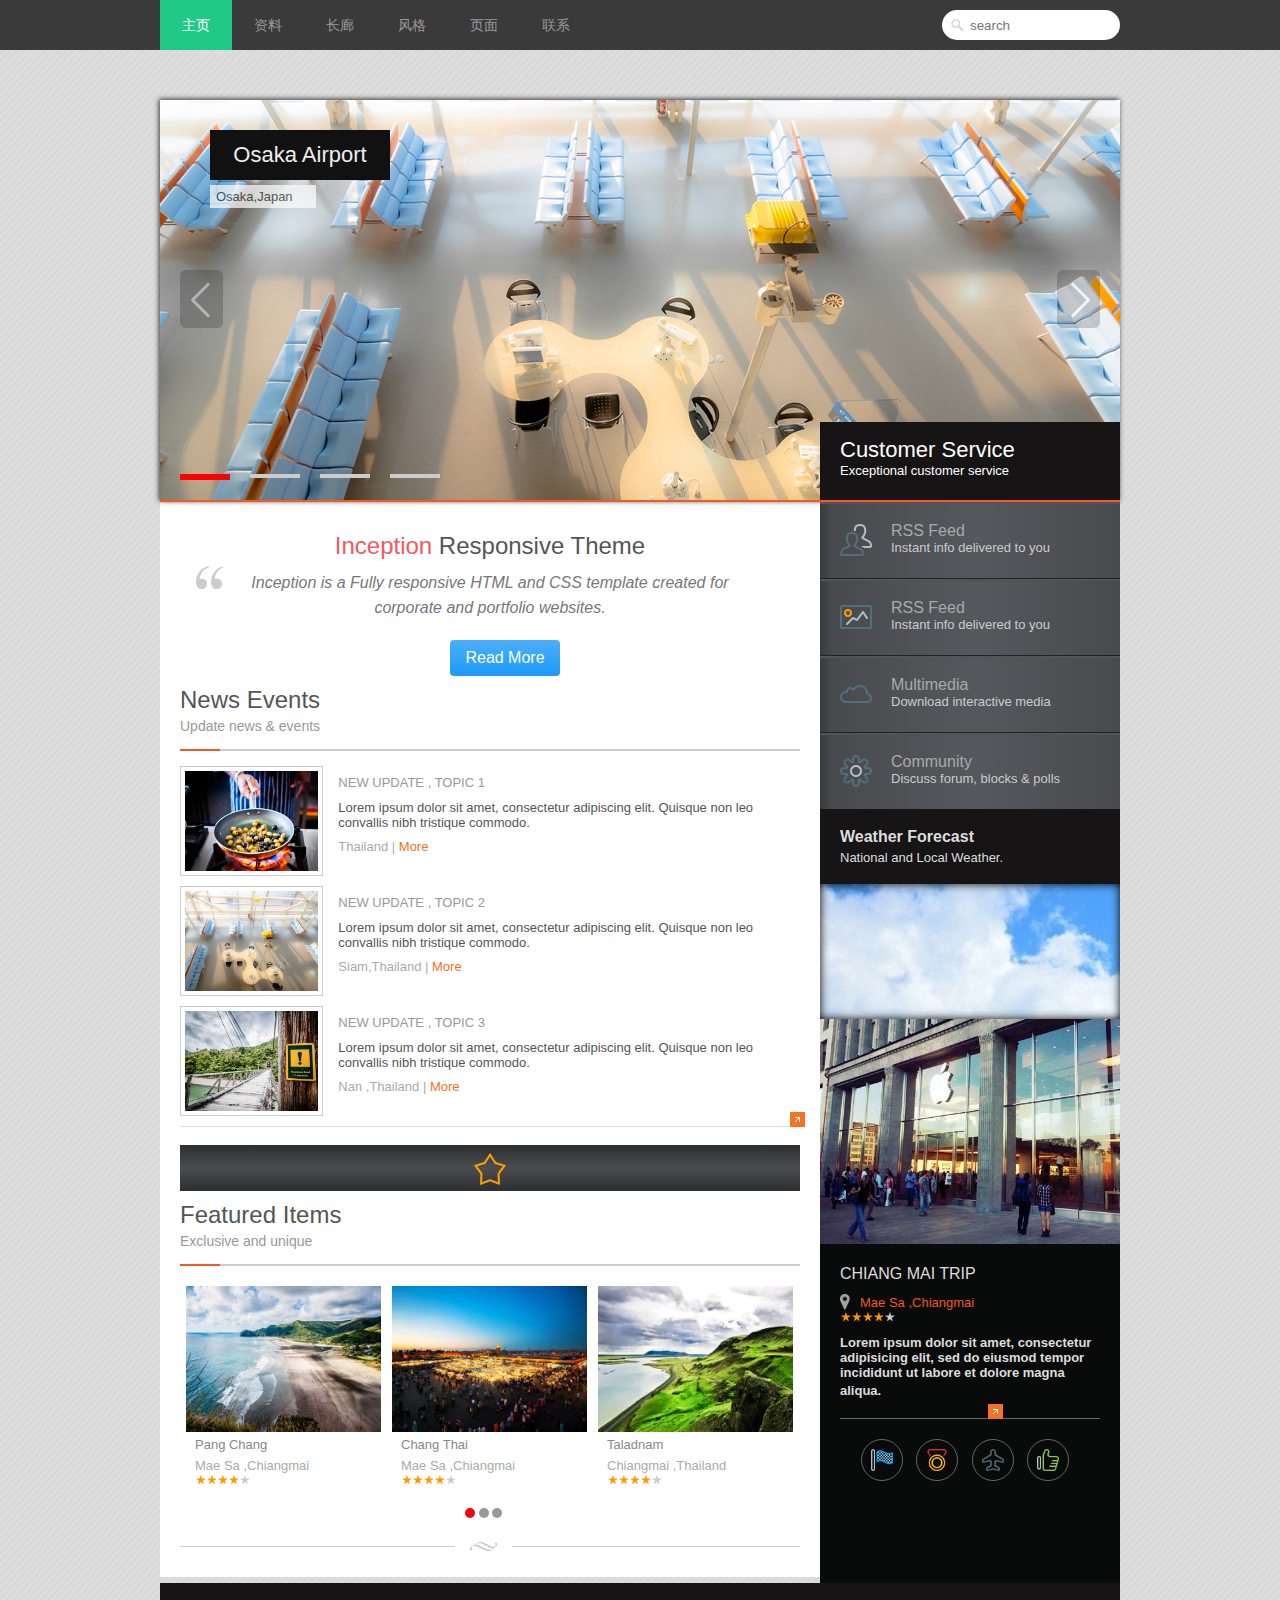
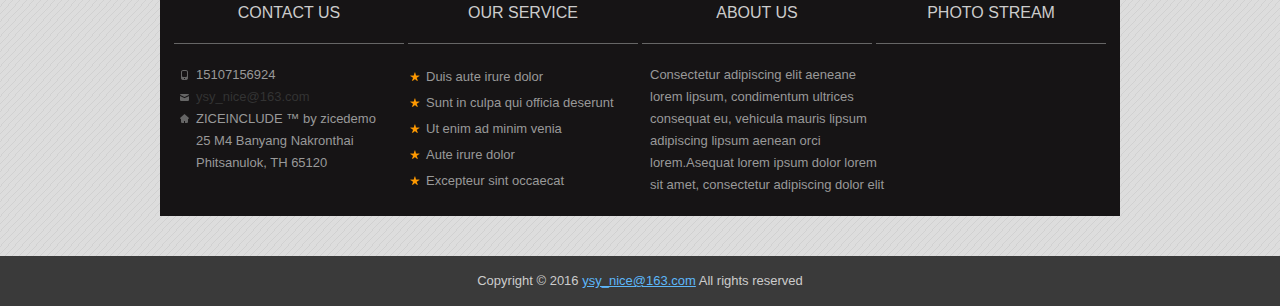
<file: service.html>
<!DOCTYPE html>
<html lang="en">
<head>
	<meta charset="UTF-8">
	<title>Business consulting</title>
	<link rel="shortcut icon" href="images/service/brushes.ico" >
	<link rel="stylesheet" type="text/css" href="css/service.css">
</head>
<body>
	<!-- header -->
	<div class="header">
		<div class="nav">
			<ul class="nav">
				<li class="active"><a href="#">主页</a></li>
				<li><a href="#">资料</a></li>
				<li><a href="#">长廊</a></li>
				<li><a href="#">风格</a></li>
				<li><a href="#">页面</a></li>
				<li><a href="#">联系</a></li>
			</ul>
			<input type="text" class="ipt1" placeholder="search">
		</div>
	</div>
	<!-- main -->
	<div class="main">
		<div class="container">
			<!-- 首页大广告图 -->
			<div class="banner" id="banner">
				<ul class="slides">
					<li><img src="images/service/slider/lrgimg1.jpg">
						<div class="slide1">
							<h1>Osaka Airport</h1>
							<h2>Osaka,Japan</h2>
						</div>
					</li>
					<li><img src="images/service/slider/lrgimg2.jpg">
						<div class="slide2">
							<h1>Cya, Mary!</h1>
							<h2>Hamburg,Germany(Photo <a href="#">By Zanthia</a>)</h2>
						</div>
					</li>
					<li><img src="images/service/slider/lrgimg3.jpg">
						<div class="slide3">
							<h1>Harbour buildings</h1>
							<h2>Hamburg,Germany(Photo <a href="#">By Zanthia</a>)</h2>
						</div>
					</li>
					<li><img src="images/service/slider/lrgimg4.jpg">
						<div class="slide4">
							<h1>Piha,New Zealand</h1>
							<h2>Piha,New Zealand(Photo <a href="#">By Zanthia</a></h2>
						</div>
					</li>
				</ul>
				<div class="customer-service">
					<h3>Customer Service</h3>
					<p>Exceptional customer service</p>
				</div>
				<ol class="banner-position">
					<li class="active"></li>
					<li></li>
					<li></li>
					<li></li>
				</ol>
				<ul class="nav-position">
					<li class="prev"></li>
					<li class="next"></li>
				</ul>
			</div>
			<!-- 主体内容左侧部分 -->
			<div class="lSide">
				<h2 class="h-1"><span>Inception</span> Responsive Theme</h2>
				<p class="p1">Inception is a Fully responsive HTML and CSS template 	created for corporate and portfolio websites.
				</p>
				<p class="btn"><a href="#">Read More</a></p>
				<div class="news">
					<h2 class="h-2"><span>News</span> Events</h2>
					<p class="p2">Update news & events</p>
					<p class="line"><span></span></p>
					<div id="news-list">
						<ul class="news-list">
							<li>
								<p>
									<a href="#"><img src="images/service/exampic/01.jpg"></a>
								</p>
								<div>
									<h3>NEW UPDATE , TOPIC 1</h3>
									<p>Lorem ipsum dolor sit amet, consectetur adipiscing elit. Quisque non leo convallis nibh tristique commodo.</p>
									<p>Thailand | <a href="#">More</a></p>
								</div>
							</li>
							<li>
								<p>
									<a href="#"><img src="images/service/exampic/02.jpg"></a>
								</p>
								<div>
									<h3>NEW UPDATE , TOPIC 2</h3>
									<p>Lorem ipsum dolor sit amet, consectetur adipiscing elit. Quisque non leo convallis nibh tristique commodo.</p>
									<p>Siam,Thailand | <a href="#">More</a></p>
								</div>
							</li>
							<li>
								<p>
									<a href="#"><img src="images/service/exampic/03.jpg"></a>
								</p>
								<div>
									<h3>NEW UPDATE , TOPIC 3</h3>
									<p>Lorem ipsum dolor sit amet, consectetur adipiscing elit. Quisque non leo convallis nibh tristique commodo.</p>
									<p>Nan ,Thailand | <a href="#">More</a></p>
								</div>
							</li>
							<li>
								<p>
									<a href="#"><img src="images/service/exampic/04.jpg"></a>
								</p>
								<div>
									<h3>NEW UPDATE , TOPIC 4</h3>
									<p>Lorem ipsum dolor sit amet, consectetur adipiscing elit. Quisque non leo convallis nibh tristique commodo.</p>
									<p>Thailand | <a href="#">More</a></p>
								</div>
							</li>
							<li>
								<p>
									<a href="#"><img src="images/service/exampic/05.jpg"></a>
								</p>
								<div>
									<h3>NEW UPDATE , TOPIC 5</h3>
									<p>Lorem ipsum dolor sit amet, consectetur adipiscing elit. Quisque non leo convallis nibh tristique commodo.</p>
									<p>Siam,Thailand | <a href="#">More</a></p>
								</div>
							</li>
							<li>
								<p>
									<a href="#"><img src="images/service/exampic/06.jpg"></a>
								</p>
								<div>
									<h3>NEW UPDATE , TOPIC 6</h3>
									<p>Lorem ipsum dolor sit amet, consectetur adipiscing elit. Quisque non leo convallis nibh tristique commodo.</p>
									<p>Nan ,Thailand | <a href="#">More</a></p>
								</div>
							</li>
							<li>
								<p>
									<a href="#"><img src="images/service/exampic/07.jpg"></a>
								</p>
								<div>
									<h3>NEW UPDATE , TOPIC 7</h3>
									<p>Lorem ipsum dolor sit amet, consectetur adipiscing elit. Quisque non leo convallis nibh tristique commodo.</p>
									<p>Thailand | <a href="#">More</a></p>
								</div>
							</li>
						</ul>
					</div>
					<a href="#" class="allNews"></a>
					<div class="bird"><img src="images/service/Star.png"></div>
					<h2 class="h-2"><span>Featured</span> Items</h2>
					<p class="p2">Exclusive and unique</p>
					<p class="line"><span></span></p>
					<div id="items">
						<ul class="items">
							<li>
								<img src="images/service/exampic/08.jpg">
								<div>
									<h3>Pang Chang</h3>
									<p>Mae Sa ,Chiangmai</p>
									<span></span>
								</div>
							</li>
							<li>
								<img src="images/service/exampic/09.jpg">
								<div>
									<h3>Chang Thai</h3>
									<p>Mae Sa ,Chiangmai</p>
									<span></span>
								</div>
							</li>
							<li>
								<img src="images/service/exampic/10.jpg">
								<div>
									<h3>Taladnam</h3>
									<p>Chiangmai ,Thailand</p>
									<span></span>
								</div>
							</li>
							<li>
								<img src="images/service/exampic/11.jpg">
								<div>
									<h3>Bhumibol Bridge</h3>
									<p>Bangkok ,Thailand</p>
									<span></span>
								</div>
							</li>
							<li>
								<img src="images/service/exampic/12.jpg">
								<div>
									<h3>Thanon Khnao San</h3>
									<p>Khnao San ,Thailand</p>
									<span></span>
								</div>
							</li>
							<li>
								<img src="images/service/exampic/17.jpg">
								<div>
									<h3>Light</h3>
									<p>Bangkok ,Thanland</p>
									<span></span>
								</div>
							</li>
							<li>
								<img src="images/service/exampic/18.jpg">
								<div>
									<h3>Clean & Minimalist</h3>
									<p>Mae Sa ,Chiangmai</p>
									<span></span>
								</div>
							</li>
							<li>
								<img src="images/service/exampic/19.jpg">
								<div>
									<h3>Denmark</h3>
									<p>Skaven Strand ,Denmark</p>
									<span></span>
								</div>
							</li>
							<li>
								<img src="images/service/exampic/20.jpg">
								<div>
									<h3>Pang Chang</h3>
									<p>Mae Sa ,Chiangmai</p>
									<span></span>
								</div>
							</li>
						</ul>
						<ol class="items-nav">
							<li class="hover"></li>
							<li></li>
							<li></li>
						</ol>
					</div>
				</div>
				<div class="line"><span></span></div>
			</div>
			<!-- 主体内容右侧部分 -->
			<div class="rSide">
				<ul class="service">
					<li>
						<img src="images/service/Users.png">
						<div>
							<a href="#">RSS Feed</a>
							<p>Instant info delivered to you</p>
						</div>
					</li>
					<li>
						<img src="images/service/Image.png">
						<div>
							<a href="#">RSS Feed</a>
							<p>Instant info delivered to you</p>
						</div>
					</li>
					<li>
						<img src="images/service/Cloud.png">
						<div>
							<a href="#">Multimedia</a>
							<p>Download interactive media</p>
						</div>
					</li>
					<li>
						<img src="images/service/Settings.png">
						<div>
							<a href="#">Community </a>
							<p>Discuss forum, blocks & polls</p>
						</div>
					</li>
				</ul>
				<div class="weather">
					<p>
						<b>Weather Forecast</b><br/>
						<span>National and Local Weather.</span>
					</p>
					<p>
						
					</p>
				</div>
				<div class="from">
					<img src="images/service/exampic/18.jpg" alt="">
					<span class="from"></span>
				</div>
				<div class="trip">
					<h3>CHIANG MAI TRIP</h3>
					<p><img src="images/service/icon-geo.png" alt=""><span>Mae Sa ,Chiangmai</span></p>
					<i></i>
					<b>Lorem ipsum dolor sit amet, consectetur adipisicing elit, sed do eiusmod tempor incididunt ut labore et dolore magna aliqua. <a href="#"></a></b>
				</div>
				<ol class="contact">
					<li><img src="images/service/FlagBlue.png"></li>
					<li><img src="images/service/MedalGold.png"></li>
					<li><img src="images/service/Plane.png"></li>
					<li><img src="images/service/ThumbsUp.png"></li>
				</ol>
			</div>
		</div>
	</div>
	<!-- footer -->
	<div class="footer">
		<div class="container">
			<ul class="msg">
				<li>CONTACT US</li>
				<li>OUR SERVICE</li>
				<li>ABOUT US</li>
				<li>PHOTO STREAM</li>
			</ul>
			<div class="contact">
				<ul class="us">
					<li>15107156924</li>
					<li><a href="#">ysy_nice@163.com</a></li>
					<li>ZICEINCLUDE ™ by zicedemo</li>
					<li>25 M4 Banyang Nakronthai </li>
					<li>Phitsanulok, TH 65120</li>
				</ul>
				<ul class="our">
					<li>Duis aute irure dolor</li>
					<li>Sunt in culpa qui officia deserunt</li>
					<li>Ut enim ad minim venia</li>
					<li>Aute irure dolor</li>
					<li>Excepteur sint occaecat</li>
				</ul>
				<div class="abtus">Consectetur adipiscing elit aeneane lorem lipsum, condimentum ultrices consequat eu, vehicula mauris lipsum adipiscing lipsum aenean orci lorem.Asequat lorem ipsum dolor lorem sit amet, consectetur adipiscing dolor elit</div>
			</div>
		</div>
	</div>
	<!-- copyright -->
	<div class="copy">
		<p>Copyright &copy; 2016 <a href="mail.163.com">ysy_nice@163.com</a> All rights reserved</p>
	</div>
	<script src="js/service.js"></script>
</body>
</html>
</file>
<file: css/360.css>
body,div,dl,dt,dd,ul,ol,li,h1,h2,h3,h4,h5,h6,pre,code,form,fieldset,legend,input,button,textarea,p,blockquote,th,td {
	margin:0; padding:0;
}

body {
	background:#fff; color:#555; font-size:14px; font-family: "Microsoft yahei", "Arial"," Helvetica", "sans-serif";
}

td,th,caption { font-size:14px; }
h1, h2, h3, h4, h5, h6 {
	font-weight:normal; font-size:100%;
}

address, caption, cite, code, dfn, em, strong, th, var {
	font-style:normal; font-weight:normal;
}

a {
	color:#333;
	text-decoration:none; }

a:hover {
	text-decoration:underline;
	color:#24AF52;
}

img {
	border:none;
	vertical-align:bottom;
}

ol,ul,li {
	list-style:none;
}

input, textarea, select, button {
	font:14px Verdana,Helvetica,Arial,sans-serif;
}

table {
	border-collapse:collapse;
}
/* header 部分 */
#header{
	width: 100%;
	height: 36px;
	background: #F5F5F5;
	font-family: "microsoft yahei"
}
#header li{
	line-height: 36px;
}
#header ul.header_ul_l{
	margin-left: 40px;
}
#header ul.header_ul_l li{
	float: left;
	margin-left: 20px;
}
#header ul.header_ul_r{
	margin-right: 40px;
}
#header ul.header_ul_r li{
	float: right;
	margin-right: 20px;
}
#header ul.header_ul_l li a.current{
	color: #24AF52;
}
#header li a:hover{
	text-decoration: none;
	color: #24AF52;
}

/* nav部分 */
#nav{
	width: 1240px;
	height: 120px;
	margin: 0 auto;
}
#nav p{
	float: left;
	height: 120px;
	margin-left: 50px;
	margin-right: 20px;
}
#nav p a{
	float: left;
	height: 64px;
	padding: 28px 0;
}
#main_nav ul li{
	float: left;
	height: 120px;
	line-height: 120px;
}
#main_nav ul li a{
	float: left;
	padding: 0 15px;
	color: #333;
	font-size: 16px;
}
#main_nav ul li a:hover{
	text-decoration: none;
	color:#24AF52;
}
#search{
	float: right;
	padding: 42px 0;
}

/* 导航栏中搜索框 */
#search input{
	width: 140px;
	height: 28px;
	padding: 2px 40px 2px 2px;
	border: 2px solid #23AB38;
	outline: none;
	background: url("../images/360/search.png") no-repeat 148px center;
}
#search button{
	width: 80px;
	height: 36px;
	outline: none;
	background: #23AB38;
	border: none;
	margin-left: -4px;
	color: #fff;
	font-family: "microsoft yahei";
	cursor: pointer;
}

/* 页面主体部分 */
#section{
	width: 1240px;
	margin: 0 auto;
}
/* 主题部分上方banner */
#banner{
	border: 1px solid #ddd;
	overflow:hidden;
}
#banner_l{
	float:left;
	width: 858px;
}
/* 左上侧banner */
#banner_lt{
	height: 398px;
	width: 858px;
	border:1px solid #ccc;
	border-left:0;
	border-top:0;
	background: url("../images/360/mainbanner/t016af0da90d950e31c.jpg") no-repeat;
	position:relative;
}
#banner_lt>a{
	display: inline-block;
	width: 40px;
	height: 64px;
}
#banner_lt>a.a1{
	background: url("../images/360/icolist_1.png") no-repeat 0 0;
	position: absolute;
	top: 167px;
	left: 30px;
}
#banner_lt>a.a1:hover{
	background-position: -45px 0;
}
#banner_lt>a.a2{
	background: url("../images/360/icolist_1.png") no-repeat 0 -75px;
	position: absolute;
	top: 167px;
	right: 0;
}
#banner_lt>a.a2:hover{
	background-position: -45px -75px;
}
#banner_lt div.main1 a{
	display: block;
	width: 30px;
	height: 141px;
	padding-top: 58px;
	background-color: #B0E5B3;
	font-size: 16px;
	text-align: center;
	color: #f6f6f6;
}
#banner_lt div.main1 a:hover{
	background:url("../images/360/icolist_1.png") no-repeat -10px -301px ;
	color: #fff;
	text-decoration:none;
}

#banner_lt div.main1{
	float:left;
}
#banner_lt div.banner_lt_main {
	/* 相对定位，只为img的绝对定位 */
	position:relative;
}
#banner_lt div.pic img{
	float:left;
	margin-left:40px;
	margin-top:47px;
}
#banner_lt div.pic img.img2{
	margin-top:70px;
}
#banner_lt div.pic img.img3{
	position:absolute;
	left:730px;
}
#banner_lt div.btn{
	position:absolute;
	left:500px;
	top:180px;
	overflow:hidden;
}
/* 下载按钮 */
#banner_lt div.btn input{
	width:144px;
	height:46px;
	border:0;
	border-radius:4px;
	outline: none;
}
#banner_lt div.btn input.btn1{
	background:url("../images/360/mainbanner/btn1.png") no-repeat 0 -50px;
	cursor:pointer;
}
#banner_lt div.btn input.btn1:hover{
	background:url("../images/360/mainbanner/btn1.png") no-repeat 0 0;
	cursor:pointer;
}
#banner_lt div.btn input.btn2{
	background:url("../images/360/mainbanner/btn3.png") no-repeat 0 -50px;
	cursor:pointer;
}
#banner_lt div.btn input.btn2:hover{
	background:url("../images/360/mainbanner/btn3.png") no-repeat 0 0;
	cursor:pointer;
}
/* 安装版本 */
#banner_lt ul.ver{
	float:left;
	margin-top:140px;
	margin-left:30px;
}
#banner_lt ul.ver li{
	float:left;
	margin:0 10px;
}
/* banner的导航圆点 */
#banner_lt ul.nav_dot{
	position:absolute;
	bottom:20px;
	left:380px;
}
#banner_lt ul.nav_dot li{
	float:left;
}
#banner_lt ul.nav_dot li a{
	float:left;
	width:10px;
	height:10px;
	margin-left:16px;
	border-radius:5px;
	background:#B3B3B3;
}
#banner_lt ul.nav_dot li.current a{
	background:#23AC38;
}
#banner_lt ul.nav_dot li a:hover{
	background:#23AC38;
}

/* ***  左下侧banner  *** */
#banner_lb{
	width:858px;
	height:150px;
	border-right:1px solid #ccc;
	position:relative;
}
#banner_lb>a{
	display: inline-block;
	width: 40px;
	height: 64px;
}
#banner_lb>a.a1{
	background: url("../images/360/icolist_1.png") no-repeat 0 0;
	position: absolute;
	top: 43px;
	left: 0;
	z-index: 50;
}
#banner_lb>a.a1:hover{
	background-position: -45px 0;
}
#banner_lb>a.a2{
	background: url("../images/360/icolist_1.png") no-repeat 0 -75px;
	position: absolute;
	top: 43px;
	right: 0;
}
#banner_lb>a.a2:hover{
	background-position: -45px -75px;
}
/* dl可以定宽，三个dl共用样式 */
#banner_lb dl{
	width:255px;
	overflow:hidden;
	float:left;
	margin-left: 30px;
}
#banner_lb dl dt{
	float:left;
	margin-top:30px;
}
#banner_lb dl dd{
	float:left;
	margin-top:40px;
}
#banner_lb dl dd p{
	font-size:12px;
	color:#666;
	line-height:20px;
}
#banner_lb dl dd p.p1{
	line-height:30px;
	font-size:18px;
	font-weight:bold;
}
#banner_lb dl dt img{
	transition: transform 0.3s linear;
}
#banner_lb dl dt img:hover{
	transform: scale(0.8);
}
/*******  右侧banner  ********/
#banner_r{
	float: left;	
	width: 380px;
}
/****  右上侧banner  ****/
#banner_rt{
	padding:15px 15px 15px 20px;
	
	border-bottom: 1px solid #ccc;
}
/* 以下三组样式为右上和右下标题共用 */
#banner_rt p,#banner_rb p{
	height: 20px;
	line-height: 20px;
}
#banner_rt p span,#banner_rb p span{
	font-size:18px;
	color:#23AC38;
}
#banner_rt p a,#banner_rb p a{
	font-size:12px;
	margin-left: 40px;
	float: right; 
	color: #999;
}
#banner_rt h3{
	height: 40px;
	line-height: 40px;
	font-size: 15px;
	font-weight: bold;
}
#banner_rt div.rate{
	margin-top: 5px;
	overflow: hidden;
}
#banner_rt div.rate dt{
	float: left;
	margin-top: 5px;
}
#banner_rt div.rate dt img{
	border: 1px solid #ccc;
}
#banner_rt div.rate dd{
	float: left;
	width: 263px;
	margin-left: 10px;
}
#banner_rt div.rate dd h4{
	font-size: 14px;
	color: #333;
}
#banner_rt div.rate dd p{
	font-size: 12px;
	color: #999;
}
#banner_rt div.news{
	margin-top: 10px;
}
#banner_rt div.news ul li{
	height: 30px;
	line-height: 30px;
}
#banner_rt div.news ul li b{
	display: inline-block;
	width: 3px;
	height: 3px;
	background: #999;
	margin-bottom: 3px;
	margin-right: 4px;
}
/** 右下侧banner **/
#banner_rb{
	padding:15px 15px 0 20px;
	overflow:hidden;
}
/* 右下快速下载 */
#banner_rb>div{
	margin-top:20px;
}
#banner_rb>div ul li img{
	vertical-align:middle;
}
#banner_rb>div ul li img.icon{
	width:29px;
}
#banner_rb>div ul{
	float:left;
	margin-left:5px;
	margin-right:20px;
}
#banner_rb>div ul li{
	height:46px;
	width:140px;
	position: relative;
}
#banner_rb>div ul li img.down{
	float:right;
	margin-top:5px;
}
#banner_rb>div ul li a{
	color:#222;
}
#banner_rb>div ul li a:hover{
	color:#2CAD3B;
}
#banner_rb>div ul li a.gif{
	display: inline-block;
	width: 17px;
	height: 17px;
	position: absolute;
	top: 5px;
	right: 0;
	background: url("../images/360/icondown.png") no-repeat;
}
#banner_rb>div ul li a.gif:hover{
	background: url("../images/360/download.gif");
}
/** 360安全软件 **/
#product{
	margin-top:20px;
}
/* 清浮动 */
#product:after{
	content: "";
	display: block;
	clear: both;
}
#software{
	float:left;
	width:607px;
	overflow: hidden;
}
#software h2 a,#mall h2 a,#company h2 a{
	color:#3EB071;
	font-size:18px;
	line-height:36px;
}
#software h2 a:hover,#mall h2 a:hover,#company h2 a:hover{
	text-decoration: none;
}
#software>ul{
	border-left:1px solid #ccc;
	border-top:1px solid #ccc;
}
#software>ul:after{
	content:"";
	display:block;
	clear:both;
}
#software>ul li{
	position:relative;
	float:left;
	width:302px;
	height:140px;
	border-bottom:1px solid #ccc;
	border-right:1px solid #ccc;
}
#software>ul li img{
	position:relative;
	top:30px;
	left:30px;
	width:60px;
}
#software>ul li div{
	position:absolute;
	top:28px;
	left:110px;
}
#software>ul li div h3 a{
	font-size:16px;
	height:26px;
	line-height:26px;
	color:#000;
}
#software>ul li div h3 a:hover{
	color:#3EB071;
}
#software>ul li div p{
	font-size:12px;
	color:#999;
}
#software>ul li div>a{
	display:inline-block;
	text-align:center;
	width:70px;
	height:30px;
	line-height:30px;
	border:1px solid #ccc;
	border-radius:4px;
	margin-right:20px;
	margin-top:10px;
	color:#000;
}
#software>ul li div>a:hover{
	color:#3EB071;
	text-decoration:none;
	border-color:#3EB071;
}
#software>ul li:nth-child(4) img{
	transition: transform 0.5s linear;
}
#software>ul li:nth-child(4) img:hover{
	transform: rotate(-360deg);
}

/* 360安全软件下方list **/
/*以下代码#software_list和#mall_list共用，仅需改变html文字与图片即可  **/
#software_list,#mall_list{
	border:1px solid #ccc;
	border-top: 0;
}
#software_list div,#mall_list div{
	position: relative;
	height:90px;
}
#software_list div span,#mall_list div span{
	display:inline-block;
	float:left;
	margin-top:23px;
	margin-left:20px;
	width:50px;
	height:50px;
	background:url("../images/360/icolist_1.png") no-repeat;
}
#software_list div.list_1 span{
	background-position:-126px -5px;
}
#software_list div.list_2 span{
	background-position:-126px -66px;
}
#software_list div.list_3 span{
	background-position:-126px -124px;
}
#software_list div ul:after,#mall_list div ul:after{
	content:"";
	display:block;
	clear:both;
}
#software_list div ul,#mall_list div ul{
	position: absolute;
	top: 23px;
	left: 80px;
}
#software_list div li,#mall_list div li{
	float:left;
	margin: 0 10px;
	height: 30px;
}
#software_list div li a,#mall_list div li a{
	color: #333;
}
#software_list div li a:hover,#mall_list div li a:hover{
	color: #3EB071;
}
/** 共用代码块结束 **/

/** 360商城 **/
#mall{
	float:right;
	width:611px;
	overflow: hidden;
}
/** 智能灯具banner模块 **/
#mall div.speakers{
	position: relative;
	width: 609px;
	height: 281px;
	border: 1px solid #ccc;
}
#mall div.speakers>a{
	display: inline-block;
	width:608px;
	height: 281px;
	animation: yu 10s ease-in-out infinite;
}
@keyframes yu{
	0%{
		background: url("../images/360/2016-07-23_235648.png") no-repeat;
	}
	33%{
		background: url("../images/360/2016-07-23_235632.png") no-repeat;
	}
	70%{
		background: url("../images/360/2016-07-23_235547.png") no-repeat;
	}
	100%{
		background: url("../images/360/2016-07-23_235648.png") no-repeat;
	}
}
#mall div.speakers ul{
	position: absolute;
	top: 245px;
	left: 265px;
}
#mall div.speakers ul li{
	float: left;
}
#mall div.speakers ul li a{
	float: left;
	width: 10px;
	height: 10px;
	background: #ccc;
	border-radius: 5px;
	margin: 5px;
}
#mall div.speakers ul li a:hover{
	background: #3EB071;
}
/** 360手机N4模块 **/
#mall>ul{
	overflow:hidden;
}
#mall>ul li{
	float: left;
	width: 304px;
	height: 140px;
	border: 1px solid #ccc;
	border-top: 0;
}
#mall>ul li.none{
	border-left:0;
}
#mall>ul li>a{
	float: right;
	margin-top: 10px;
	margin-right: 10px;
}
#mall>ul li div{
	margin-top: 25px;
	margin-left: 20px;
}
#mall>ul li div p{
	line-height: 40px;
}
#mall>ul li div p a{
	font-size: 16px;
	color: #333;
}
#mall>ul li div p a:hover{
	color:#3EB071;
}
#mall>ul img{
	width:120px;
	transition: margin-right 0.3s linear;
	-webkit-transition: margin-right 0.3s linear;
	-moz-transition: margin-right 0.3s linear;
	-o-transition: margin-right 0.3s linear;
}
#mall>ul img:hover{
	margin-right: 10px;
}
/* * #mall_list模块单独样式 * */
#mall_list div.list_1 span{
	background-position:-126px -185px;
}
#mall_list div.list_2 span{
	background-position:-126px -245px;
}
#mall_list div.list_3 span{
	background-position:-126px -305px;
}
/*** 360企业服务 ***/
#company{
	margin-top: 20px;
}
#company div.service{
	border: 1px solid #ccc;
	height: 100px;
	padding: 0 10px;
}
#company li{
	float: left;	
}
#company li a{
	float:left;
	margin:16px 10px;
}
#company li a img:hover{
	animation: ysy 0.8s linear 1;
	-webkit-animation: ysy 0.8s linear 1;
	-moz-animation: ysy 0.8s linear 1;
	-o-animation: ysy 0.8s linear 1;	
}
/**  动画兼容性  **/
@keyframes ysy{
	0%{
		transform: rotateX(0deg);
	}
	50%{
		transform: rotateX(180deg);
	}
	100%{
		transform: rotateX(360deg);
	}
}
@-webkit-keyframes ysy{
	0%{
		transform: rotateX(0deg);
	}
	50%{
		transform: rotateX(180deg);
	}
	100%{
		transform: rotateX(360deg);
	}
}
@-moz-keyframes ysy{
	0%{
		transform: rotateX(0deg);
	}
	50%{
		transform: rotateX(180deg);
	}
	100%{
		transform: rotateX(360deg);
	}
}

@-o-keyframes ysy{
	0%{
		transform: rotateX(0deg);
	}
	50%{
		transform: rotateX(180deg);
	}
	100%{
		transform: rotateX(360deg);
	}
}
/** 新闻动态 安全资讯 社区热帖 热门活动 **/
#hot{
	margin-top: 20px;
	overflow: hidden;
}
#hot ul{
	width: 280px;
	float: left;
}
#hot ul:after{
	content: "";
	display: block;
	clear: both;
}
#hot ul li:nth-child(1){
	height: 40px;
	line-height: 40px;
}

#hot ul li:nth-child(1) a.a1{
	font-size: 18px;
	color: #3EB071;
}
#hot ul li:nth-child(1) a.a1:hover{
	text-decoration: none;
}
#hot ul li:nth-child(1) a.a2{
	float: right;
}
#hot ul li:nth-child(2){
	height: 180px;
}
#hot ul li:nth-child(2) p{
	line-height: 40px;
	background-color: #F6F6F6;
	text-align: center;
}
#hot ul li:nth-child(2) p a{
	color: #333;
}
#hot ul li:nth-child(2) p a:hover{
	color: #3EB071;

}
#hot ul li.point{
	margin-top: 20px;
}
#hot ul li.point a{
	color: #333;
}
#hot ul li.point a:hover{
	color: #3EB071;
}
#hot ul li.point span{
	color: #999;
}
#hot ul li.point b{
	display: inline-block;
	width: 8px;
	height: 14px;
	background: url("../images/360/icolist_1.png") no-repeat -150px -367px;
}
#hot ul:nth-child(2),#hot ul:nth-child(3),#hot ul:nth-child(4){
	margin-left: 40px;
}
/** footer部分 **/
#footer{
	margin-top: 40px;
	padding: 40px;
	background: #F6F6F6;
	overflow: hidden;
}
#footer ul{
	float: left;
	padding: 0 50px;
	border-left: 1px solid #ccc;
	height: 186px;
	width: 125px;
}
#footer ul:first-child{
	border-left: 0;
}
#footer ul li{
	line-height: 26px;
}
#footer ul li:first-child{
	color: #333;
	font-size: 18px;
	line-height: 30px;
}
#footer>div{
	float: left;
	margin: 0 20px;
}
#footer>div.focus{
	margin-left: 60px;
}
#footer>div p{
	line-height: 40px;
	position: relative;
}
#footer>div dl{
	text-align: center;
}
#footer>div dd{
	font-size: 12px;
	line-height: 20px;
}
#footer>div.focus b{
	font-size: 16px;
	color: #222;
}
#footer>div.blog b{
	display: inline-block;
	width: 24px;
	height: 24px;
	background: url("../images/360/icolist_1.png") no-repeat -148px -480px;
	position: absolute;
	top: 8px;
	left: 0;
}
#footer>div.blog p{
	padding-left: 30px;
	font-size: 12px;
}
/** 页脚版权信息 **/
#copy{
	padding: 40px 0;
	text-align: center;
	font-size: 13px;
	color: #777;
}
#copy p{
	line-height: 24px;
}
#copy p b{
	display: inline-block;
}
#copy a{
	color: #777;
}
#copy a:hover{
	color: #3EB071;
}
</file>
<file: css/cloud.css>
body {
  font-family: "Microsoft YaHei";
}
ul,ol,p {
  list-style: none;
  margin: 0;
  padding: 0;
}
/* 导航条 */
.navbar {
  min-height: 64px;
  background-color: #fff;
  /*border: none;*/
}
.navbar-brand {
  height: 64px;
}
ul.navbar-nav li a{
  height:64px;
  padding-top: 21px;
}
ul.nav .dropdown .dropdown-menu li a {
  height: 40px;
  padding: 10px 14px;
  text-align: center;
}
ul.nav .dropdown .dropdown-menu {
  min-width: 80px;
}
.navbar-collapse a.navbar-link {
  margin-top: 22px;
}
#menu a {
  color: #666;
}
#menu a:hover{
  color: #FA460A;
}
#menu a.btn {
  color: #FA460A;
  border-radius: 16px;
  background-color: #fff;
  border-color: #FA460A;
  padding: 6px 16px;
  transition: all linear 300ms;
  -webkit-transition: all linear 300ms;
  -moz-transition: all linear 300ms;
  -ms-transition: all linear 300ms;
}
/* 大幅广告图 */
#menu a.btn:hover{
  background-color: #FA460A;
  color: #fff;
}
#banner {
  width: 100%;
  height: 450px;
  color: #fff;
  padding-top: 160px;
  background-repeat: no-repeat;
  background-size: cover;
  background-position: center;
  background-image: url("../images/cloud/banner.png");
}
#banner .title h1{
  font-size: 48px;
}
#banner .title p{
  font-size: 24px;
}
#banner .title a.btn {
  line-height: 36px;
  width: 160px;
  border-radius: 25px;
  margin-top: 60px;
  font-size: 18px;
}
p.under-banner {
  text-align: center;
  background-color: #333;
  color: #fff;
  padding: 5px 0;
}
.section {
  padding:50px 0;
}
.section:after{
  content: '';
  display: block;
  clear: both;
}
/* 案例部分 */
.title {
  text-align: center;
}
.title p {
  color: #666;
}
#content {
  width: 895px;
  height: 440px;
  margin: 0 auto;
}
#content .carousel-inner {
  text-align: center;
  height: 320px;
}
#content ol.carousel-indicators {
  top:20px;
  display: inline-block;
  width:100%;
  height: 60px;
  left: 0;
  margin: 0 auto;
  margin-left: 0;
}
#content ol.carousel-indicators li,#content ol.carousel-indicators li.active{
  display: inline-block;
  width:176px;
  height: 70px;
  border: 1px solid #1B9AF7;
  border-radius: 3px;
  text-indent: 0px;
  margin-left: 50px;
  color: #1B9AF7;
}
#content ol.carousel-indicators li:nth-child(1),#content ol.carousel-indicators li.active:nth-child(1){
  margin-left: 0;
}
#content ol.carousel-indicators li.active {
  background-color: #1B9AF7;
  color: #fff;
}
#content .carousel-inner {
   top: 120px;
}
#content .item .row>div a{
  display: inline-block;
  padding: 4px;
  border:1px solid #999;
  box-shadow: 2px 2px 4px #999;
}
#content .item .row>div img {
  border:1px solid #ddd;
}
/* 便捷运营助力沉淀用户 */
.section-gray {
  background-color: #f9f9f9;
}
.section-gray div.col-md-4 {
  padding: 20px;
  position: relative;
}
.section-gray div.col-md-4>a{
  display: inline-block;
  padding: 40px;
  border: 1px solid #ccc;
  width: 100%;
  background-color: #fff;
  color: #666;
  font-size: 15px;
}
.section-gray div.col-md-4>a:hover{
  color: #FA460A;
}
.section-gray .dt img {
  height: 50px;
}
.section-gray div.dt,.section-gray div.dd {
  float: left;
}
.section-gray div.dt {
  margin-top: 34px;
}
.section-gray div.dd {
  border-left: 1px solid #ccc;
  float: right;
  color: #999;
}
.section-gray div.dd ul{
  padding-left: 38px;
}
.section-gray div.dd li {
  line-height: 30px;
}
.section-gray .row .row {
  margin-top: 30px;
}
/* 满足更广泛业务需求 */
.section-solution .content{
  position: relative;
}
.section-solution .content .modal-solution {
  position: absolute;
  top:0;
  left: 0;
  width: 100%;
  height: 100%;
  z-index: 10;
  background-color: #000;
  opacity: 0;
  transition: opacity 350ms linear;
  -webkit-transition: opacity 350ms linear;
  -moz-transition: opacity 350ms linear;
  -ms-transition: opacity 350ms linear;
}
.section-solution .content:hover .modal-solution {
  opacity: 0.7;
}
.section-solution .content :hover{
  cursor: pointer;
}
.section-solution .title {
  margin-bottom: 40px;
}
.section-solution .row>div {
  width: 20%;
  height: 20%;
  padding: 0;
  overflow: hidden;
}
@media (max-width: 992px) {
  .section-solution .row>div.col-md-2 {
    width: 25%;
  }
  .section-solution .row>div.col-sm-12 {
    width: 100%;
  }
}
.section-solution .content .over-content {
  position: absolute;
  top:0;
  width: 100%;
  height: 100%;
  padding-top: 90px;
  text-align: center;
  z-index: 100;
}
.section-solution .content .over-content .book {
  position: relative;
  transition: all 350ms linear;
  -webkit-transition: all 350ms linear;
  -moz-transition: all 350ms linear;
  -ms-transition: all 350ms linear;
}
.section-solution .content .over-content .book p{
  color: #fff;
  font-size: 16px;
  line-height: 60px;
}
.section-solution .content .over-content .book-hide {
  color: #eee;
  font-size: 12px;
  padding: 0 20px;
  opacity: 0;
  transition: all 350ms linear;
  -webkit-transition: all 350ms linear;
  -moz-transition: all 350ms linear;
  -ms-transition: all 350ms linear;
}
.section-solution .content:hover .over-content .book-hide{
  opacity: 1;
}
.section-solution .content:hover .book {
  margin-top: -30px;
}
/* 服务全球千万用户 */
.section-map {
  padding-bottom: 0;
}
.global {
  height: 552px;
  background-repeat: no-repeat;
  background-size: cover;
  background-position: center;
  background-image: url("../images/cloud/img_bg_map.png");
}

.global .content {
  position: relative;
  padding: 20px 0;
  height: 552px;
}
.global .title {
  color: #fff;
}
.global .content ul{
  position: absolute;
  top: 150px;
  right: 60px;
  color: #fff;
}
.global .content ul li {
  margin-top: 30px;
  padding-bottom: 5px;
  border-bottom: 1px solid #ccc;
  width: 240px;
}
.global .content ul li p {
  position: relative;
  font-size: 30px;
  color: #FA460A;
}
.global .content ul li span {
  font-size: 12px;
}
.global .content .map-bg {
  margin-top: 30px;
}
/* 小云社群优质案例 */
.section-case {
  background-color: #f9f9f9;
}
#carousel-generic {
  width: 100%;
  margin: 0 auto;
}
#carousel-generic .carousel-inner {
  width: 80%;
  margin: 0 auto;
  margin-top: 20px;
}
.carousel-inner .case {

}
.carousel-inner .case .row {
  margin-top: 20px;
}
.carousel-inner .case .row p{
  width: 96px;
  line-height: 30px;
  font-size: 12px;
  color: #666;
  text-align: center;
}
.carousel-inner .case .row a {
  width: 96px;
  height: 96px;
}
.carousel-inner .case .row a span em {
  position: relative;
  z-index: 100;
}
.carousel-inner .case .row a:hover span {
  opacity: 1;
  color: #fff;
}
.carousel-inner .case .row a:hover div {
  opacity: 0.7;
}
.carousel-inner .case .row a img {
  border-radius: 12px;
}
.carousel-inner .case .row a span {
  margin: 0 auto;
  border: 1px solid #ccc;
  border-radius: 3px;
  padding: 2px 6px;
  text-align: center;
  position: absolute;
  top: 32px;
  left: 40px;
  opacity: 0;
  z-index: 100;
  transition: all 300ms linear;
  -webkit-transition: all 300ms linear;
  -moz-transition: all 300ms linear;
  -ms-transition: all 300ms linear;
}
.carousel-inner .case .row a div {
  width: 96px;
  height: 96px;
  border-radius: 12px;
  background-color: #000;
  opacity: 0;
  position: absolute;
  top: 0;
  left: 15px;
  z-index: 10;
  transition: all 300ms linear;
  -webkit-transition: all 300ms linear;
  -moz-transition: all 300ms linear;
  -ms-transition: all 300ms linear;
}
.carousel-control {
  width: 0;
}
#carousel-generic .carousel-control {
  position: absolute;
  top: 115px;
}
#carousel-generic a.right.carousel-control {
  position: absolute;
  right: 80px;
}
/* 热门动态 */
.section-hot .content {
  border: 1px solid #eee;
  box-shadow: 2px 2px 4px #ccc;
  overflow: hidden;
}
.section-hot .row>div {
  margin-top: 40px;
}
.section-hot .content img {
  transition: transform 300ms linear;
  -webkit-transition: transform 300ms linear;
  -ms-transition: transform 300ms linear;
  -moz-transition: transform 300ms linear;
}
.section-hot .content img:hover {
  transform: scale(1.05);
  -webkit-transform: scale(1.05);
  -ms-transform: scale(1.05);
  -moz-transform: scale(1.05);
}
.section-hot .title h3 {
  margin: 0;
}
.section-hot .content p{
  font-size: 12px;
  line-height: 40px;
  text-align: center;
}
/* 页脚版权 */
.footer {
  padding-bottom: 10px;
  background-repeat: no-repeat;
  background-color: #333;
  background-position: center;
  background-image: url("../images/cloud/footer-bg.png");
}
.footer .row span {
  display: inline-block;
  width: 30px;
  border-top: 1px solid #F8470A;
  margin-bottom: 5px;
}
.footer .row h4 {
  display: inline-block;
  font-size: 15px;
  color: #fff;
  margin: 0;
}
.footer .row ul li a {
  font-size: 12px;
  line-height: 20px;
  color: #ccc;
}
.footer .row>div {
  padding: 0 10px;
  text-align: center;
}
.footer .scan p {
  font-size: 12px;
  line-height: 30px;
  color: #ccc;
}
.footer .container .about-us {
  padding: 8px 0 0 0;
  margin-top: 30px;
  border-top: 1px solid #333;
}
.footer .container .about-us>div {
  padding: 0;
}
.footer .container .about-us>div p {
  font-size: 12px;
  color: #ccc;
}
.footer .copyright p {
  text-align: center;
  font-size: 12px;
  line-height: 30px;
  color: #ccc;
}
.footer .about-us p a{
  color: #999;
}
</file>
<file: css/service.css>
/* css reset */
body,dl,dt,dd,ul,ol,li,h1,h2,h3,h4,h5,h6,input,button,p,th,td { 
	margin:0; padding:0; 
}

body { 
	background:url("../images/service/bg.jpg"); color:#333; font-size:13px; font-family: "Microsoft yahei", "Arial"," Helvetica", "sans-serif";
}

h1, h2, h3, h4, h5, h6 { 
	font-weight:normal; font-size:100%; 
}

a { 
	color: #333;
	text-decoration:none; }

a:hover { 
	color:#666;
}

img { 
	border:none; 
	vertical-align:bottom;
}

ol,ul,li { 
	list-style:none; 
}

.left {
	float: left;
}
.right {
	float: right;
}
.show {display: block;}
.hide {display: none;}

/* layout */

/* header */
div.header{
	height: 50px;
	background-color: #3A3A3A;
	position: fixed;
	z-index: 10;
	top: 0;
	width: 100%;
}
div.header>div.nav{
	width: 960px;
	margin: 0 auto;
}
div.header>div.nav:before{
	content: "";
    display: table;
}
div.header>div.nav:after {
	content: "";
	display: table;
	clear: both;
}
div.header ul>li{
	float: left;
}
div.header ul>li a{
	color: #999;
	float: left;
	line-height: 50px;
	font-size: 14px;
	padding: 0 22px 0 22px;
}
div.header ul>li.active a{
	background-color: #20CA86;
	color: #fff;
}
div.header ul>li a:hover{
	background-color: #20CA86;
	color: #fff;
}
div.header .ipt1{
	height: 30px;
	width: 140px;
	color: #666;
	border-radius: 15px;
	border: 0;
	outline: 0;
	padding: 0 10px 0 28px;
	margin-top: 10px;
	background:#fff url("../images/service/search-white.png") no-repeat 8px 8px;
	float: right;
}
/* main>>slides */

div.main{
	width: 960px;
	margin: 0 auto;
	margin-top: 100px;
}
.container:before{
	content: "";
	display: table;
}
.container:after{
	content: "";
	display: table;
	clear: both;
}
div.main div.banner{
	position: relative;
	height: 400px;
	box-shadow:-1px -1px 5px;
	border-bottom: 2px solid #F15A23;
	overflow: hidden;
}
div.main div.banner ul.slides{
	position: absolute;
	top: 0;

}
/* banner 的显示与隐藏 */
div.main div.banner ul.slides li{
	position: relative;
}

/* 公用样式 */
div.main div.banner ul.slides li h1{
	background-color: #111;
	color: #eee;
	height: 50px;
	text-align: center;
	line-height: 50px;
	font-size: 22px;
}
div.main div.banner ul.slides li h2{
	background-color: #fff;
	opacity: 0.7;
	margin-top: 5px;
	padding: 4px 6px;
}
div.main div.banner ul.slides li h2 a{
	color: #CE5D32;
}
/* 公用结束 */
div.main div.banner ul.slides li .slide1{
	position: absolute;
	top: 30px;
	left: 50px;
}
div.main div.banner ul.slides li .slide1 h1{
	width: 180px;
}
div.main div.banner ul.slides li .slide1 h2{
	width: 94px;
}
div.main div.banner ul.slides li .slide2{
	position: absolute;
	top: 40px;
	left: 100px;
}
div.main div.banner ul.slides li .slide2 h1{
	width: 150px;
}
div.main div.banner ul.slides li .slide3{
	position: absolute;
	top: 70px;
	right: 40px;
}
div.main div.banner ul.slides li .slide3 h1{
	width: 264px;
}
div.main div.banner ul.slides li .slide4{
	position: absolute;
	top: 50px;
	left: 40px;
}
div.main div.banner div.customer-service{
	position: absolute;
	bottom: 0;
	right: 0;
	width: 260px;
	height: 48px;
	padding: 15px 20px;
	color: #fff;
	background: #161415;
}
div.main div.banner div.customer-service h3{
	font-size: 22px;
}
/* banner-position */
div.main div.banner>ol.banner-position{
	position: absolute;
	left: 20px;
	bottom: 20px;
}
div.main div.banner>ol.banner-position li{
	float: left;
	width: 50px;
	height: 4px;
	margin-right: 20px;
	background-color: #ccc;
	cursor: pointer;
}
div.main div.banner>ol.banner-position li.active{
	height: 6px;
	background-color: #F00;
}
div.main div.banner>ol.banner-position li:hover{
	background-color: #F00;
}
div.main div.banner ul.nav-position li{
	position: absolute;
	top: 170px;
	cursor: pointer;
	opacity: 0.3;
}
div.main div.banner ul.nav-position li:hover{
	opacity: 0.8;
}
div.main div.banner ul.nav-position li:first-child{
	left: 20px;
	width: 43px;
	height: 58px;
	background: url("../images/service/arrows.png") no-repeat;
}
div.main div.banner ul.nav-position li:last-child{
	right: 20px;
	width: 43px;
	height: 58px;
	background: url("../images/service/arrows.png") no-repeat -43px 0;
}
/* content */

/* lSide */
div.container>div.lSide{
	width: 620px;
	float: left;
	background-color: #fff;
	padding: 30px 20px;
}
div.container>div.lSide h2{
	font-size: 24px;
	color: #555;
}
div.container>div.lSide h2.h-1{
	text-align: center;
}
div.container>div.lSide>h2 span{
	color: #F15A60;
}
div.container>div.lSide p.p1{
	text-align: center;
	font-size: 16px;
	padding: 10px 40px;
	font-style: italic;
	color: #777;
	margin-bottom: 10px;
	line-height: 25px;
	background: url("../images/service/quote.png") no-repeat 15px 5px;
}
div.container>div.lSide p.btn a{
	display: inline-block;
	width: 110px;
	height: 36px;
	line-height: 36px;
	font-size: 16px;
	border: 0;
	color: #fff;
	border-radius: 4px;
	text-align: center;
	margin-left: 270px;
	background-image: linear-gradient(to top,#1B9AF7,#4CB0F9) 
}
div.container>div.lSide h2.h-2{
	margin-top: 10px;
}
div.container>div.lSide .p2{
	font-size: 14px;
	color: #999;
	margin-top: 4px;
}
div.container>div.lSide p.line{
	width: 100%;
	height: 2px;
	margin-top: 15px;
	background-color: #ccc;
	position: relative;
}
div.container>div.lSide p.line span{
	position: absolute;
	width: 40px;
	height: 2px;
	background-color: #F15A23;
}
#news-list{
	margin-top: 5px;
	width: 620px;
	height: 370px;
	overflow: hidden;
	border-bottom: 1px solid #ddd;
	position: relative;
}
div.container ul.news-list li{
	clear: both;
	overflow: hidden;
	margin-top: 10px;
}
div.container ul.news-list li>p{
	padding: 4px;
	border: 1px solid #ccc;
	float: left;
	margin-right: 15px;
}
div.container ul.news-list img{
	height: 100px;
}
div.container ul.news-list li>div{
	
}
div.container ul.news-list li>div h3{
	height: 34px;
	line-height: 34px;
	color: #999;
}
div.container ul.news-list li>div h3+p{
	color: #555;
}
div.container ul.news-list li>div p:last-child{
	color: #aaa;
	height: 34px;
	line-height: 34px;
}
div.container ul.news-list li>div a{
	color: #F47323;
}
/* News Events 溢出隐藏 */
div.container ul.news-list{
	height: 620px;
	position: absolute;
	top: 0;
}
div.container div.news a.allNews{
	position: relative;
	display: inline-block;
	left: 610px;
	top: -15px;
	width: 15px;
	height: 15px;
	background: #F47323 url("../images/service/arrow_more.png") no-repeat 0 -15px;
}
div.container div.bird{
	width: 100%;
	height: 46px;
	line-height: 40px;
	text-align: center;
	background: linear-gradient(to top,#2C2F32 0%,#4B4D51 50%,#2C2F32 100%) no-repeat;
}
/* 溢出隐藏 */
#items {
	width: 620px;
	height: 260px;
	position: relative;
	overflow: hidden;
}
div.container ul.items{
	margin-top: 20px;
	width: 1860px;
	position: absolute;
	left: 0;
}
div.container ul.items li{
	float: left;
	width: 206px;
	text-align: center;
}
div.container ul.items li>div{
	text-align: left;
	padding-left: 15px;
}
div.container ul.items li h3{
	color: #888;
	line-height: 26px;
}
div.container ul.items li p{
	color: #aaa;
	font-size: 13px;
}
div.container ul.items li span{
	display: inline-block;
	width: 56px;
	height: 10px;
	background: url("../images/service/star1.png") no-repeat 0 -36px;
}
div.container ul.items img{
	width: 195px;
}
div.container .news ol{
	display: inline-block;
	position: relative;
	bottom: -240px;
	left: 285px;
}
div.container .news ol li{
	display: inline-block;
	width: 10px;
	height: 10px;
	border-radius: 5px;
	background-color: #999;
	cursor: pointer;
}
div.container .news ol li.hover{
	background-color: #f00;
}
div.container .lSide>div.line{
	margin-top: 20px;
	border-bottom: 1px solid #ccc;
	position: relative;
}
div.container .lSide>div.line span{
	display: inline-block;
	width: 57px;
	height: 9px;
	position: absolute;
	top: -4px;
	left: 275px;
	background: #fff url("../images/service/horizontal_piece.png") no-repeat 15px 0;
}

/* rSide */
div.container>div.rSide{
	float: right;
}
div.container>div.rSide>ul li{
	height: 76px;
	width: 280px;
	padding-left: 20px;
	position: relative;
	border-bottom: 1px solid #222;
	box-shadow: 0 2px 1px #555 inset;
	background-image: linear-gradient(to right,#393A3D 0%,#484A4E 4%,#55585C 52%,#484A4E 100%);
}
div.container>div.rSide>ul li:last-child{
	border: 0;
}
div.container>div.rSide>ul li div{
	margin-left: 16px;
	color: #ccc;
	position: absolute;
	top: 20px;
	left: 55px;
}
div.container>div.rSide>ul li div a{
	font-size: 16px;
	color: #aaa;
}
div.container>div.rSide>ul li div a:hover{
	color: #CC3132;
}
div.container>div.rSide>ul li img{
	margin-top: 22px;
	width: 32px;
	transition: transform 100ms linear;
	-moz-transition: transform 100ms linear;
	-webkit-transition: transform 100ms linear;
	-o-transition: transform 100ms linear;
	-ms-transition: transform 100ms linear;
}
div.container>div.rSide>ul li:hover img{
	transform: rotate(20deg) scale(1.5);
	-o-transform: rotate(20deg) scale(1.5);
	-moz-transform: rotate(20deg) scale(1.5);
	-webkit-transform: rotate(20deg) scale(1.5);
	-ms-transform: rotate(20deg) scale(1.5);
}
div.container>div.rSide>div.weather p:first-child{
	height: 60px;
	padding-left: 20px;
	padding-top: 15px;
	color: #ddd;
	background-color: #161415;
	width: 280px;
}
div.container>div.rSide>div.weather p:first-child b{
	font-size: 16px;
	line-height: 26px;
}
div.container>div.rSide>div.weather p:last-child{
	width: 300px;
	height: 135px;
	box-shadow: 0 0 10px #000 inset;
	background: url("../images/service/wether.jpg") no-repeat;
	animation: weather 30s linear infinite ;
}

@keyframes weather{
	0% {
 		background-position: 0 0;
 	}
 	50% { background-position: -500px 0; 
 	}
 	100% { background-position: 0 0; 
 	}
}
@-webkit-keyframes weather{
	0% {
 		background-position: 0 0;
 	}
 	50% { background-position: -500px 0; 
 	}
 	100% { background-position: 0 0; 
 	}
}

div.container>div.rSide div.from{
	position: relative;
	height: 225px;
	overflow: hidden;
}
div.container>div.rSide div.from img{
	width: 300px;
	position: absolute;
	top: 0;
	transition: transform 500ms linear;
	-webkit-transition: transform 500ms linear;
	-moz-transition: transform 500ms linear;
	-ms-transition: transform 500ms linear;
}
div.container>div.rSide div.from span{
	display: inline-block;
	width: 300px;
	height: 225px;
	position: absolute;
	top: 0;
	box-shadow: 0 0 10px #f0f inset;
	z-index: 2;
	opacity: 0;
	background:#000 url("../images/service/zoom-zoom.png") no-repeat 120px 82px;
	transition: opacity 500ms linear ;
	-webkit-transition: opacity 500ms linear ;
	-moz-transition: opacity 500ms linear ;
}
div.container>div.rSide div.from:hover span{
	opacity: 0.3;
	cursor: pointer;
}
div.container>div.rSide div.from:hover img{
	transform: scale(1.1);
	-webkit-transform: scale(1.1);
	-moz-transform: scale(1.1);
	-ms-transform: scale(1.1);
}
div.container>div.rSide div.trip{
	width: 260px;
	background-color: #090A0A;
	color: #ddd;
	padding: 20px;
	padding-top: 10px;
}
div.container>div.rSide div.trip h3{
	line-height: 40px;
	font-size: 16px;
}

div.container>div.rSide div.trip p img{
	width: 10px;
}
div.container>div.rSide div.trip p span{
	padding-left: 10px;
	color: #EE5822;
}
div.container>div.rSide div.trip i{
	display: inline-block;
	width: 55px;
	height: 10px;
	background: url("../images/service/star1.png") no-repeat 0 -36px;
}
div.container>div.rSide div.trip b{
	display: inline-block;
	padding-top: 10px;
	border-bottom: 1px solid #666;
	padding-bottom: 20px;
}
div.container>div.rSide div.trip b a{
	display: inline-block;
	width: 15px;
	height: 15px;
	position: relative;
	top: 24px;
	right: -103px;
	background: #F47323 url("../images/service/arrow_more.png") no-repeat 0 -15px;
}

div.container>div.rSide ol.contact{
	background-color: #090A0A;
	text-align: center;
	padding-bottom: 20px;
	height: 124px;
}

div.container>div.rSide ol.contact li{
	display: inline-block;
	width: 40px;
	height: 40px;
	border-radius: 40px;
	border: 1px solid #666;
	background: transparent;
	margin-right: 10px;
	transition: background-color 300ms linear;
	-webkit-transition: background-color 300ms linear;
	-moz-transition: background-color 300ms linear;
}
div.container>div.rSide ol.contact li img {
	margin-top: 9px;
	width: 22px;
}
div.container>div.rSide ol.contact li:hover{
	background-color: #fc9;
	cursor: pointer;
}

/******  footer  ******/
.footer .container{
	width: 960px;
	margin: 0 auto;
	background-color: #161415;
	padding-bottom: 20px;
}
.footer .container ul.msg{
	text-align: center;
}
.footer .container ul.msg li{
	display: inline-block;
	line-height: 60px;
	font-size: 16px;
	width: 24%;
	color: #ccc;
	border-bottom: 1px solid #666;
}
.footer .container div.contact{
	padding: 20px;
	color: #999;
}
.footer .container div.contact ul{
	float: left;
	width: 230px;
}
.footer .container div.contact ul.us li{
	line-height: 22px;
	padding-left: 16px;
}
.footer .container div.contact ul.us li:nth-child(1){
	background: url('../images/service/phone.png') no-repeat 0 6px;
}
.footer .container div.contact ul.us li:nth-child(2){
	background: url('../images/service/letter.png') no-repeat 0 5px;
}
.footer .container div.contact ul.us li:nth-child(3){
	background: url('../images/service/home.png') no-repeat 0 5px;
}
.footer .container div.contact ul.our li{
	line-height: 26px;
	padding-left: 16px;
	background: url("../images/service/liststar.png") no-repeat 0 8px;
}
.footer .container div.contact>div{
	float: left;
	width: 240px;
	line-height: 22px;
	margin-left: 10px;
}

/*** copy ***/
div.copy {
	width: 100%;
	margin-top: 40px;
	background-color: #3A3A3A;
	color: #ccc;
}
div.copy p{
	line-height: 50px;
	text-align: center;
}
div.copy p a{
	text-decoration: underline;
	color: #5DB7F9;
}
</file>
